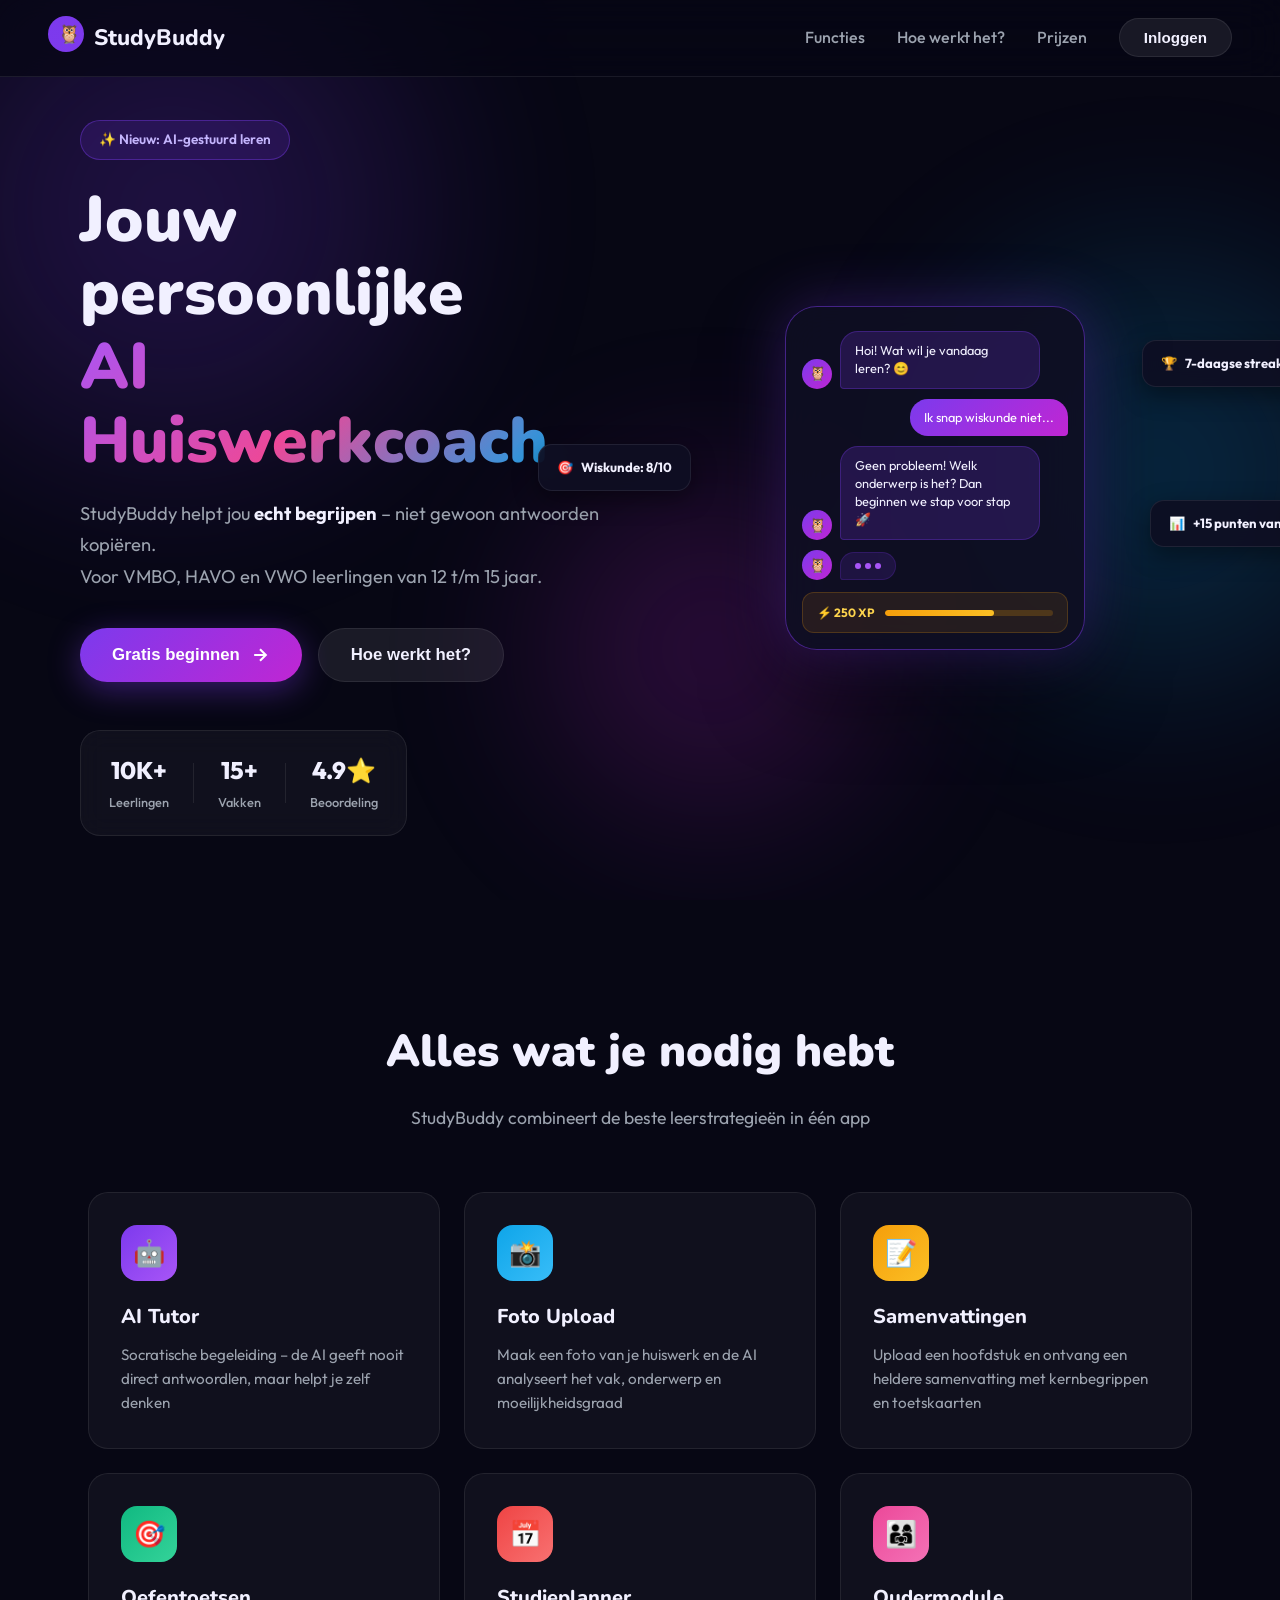
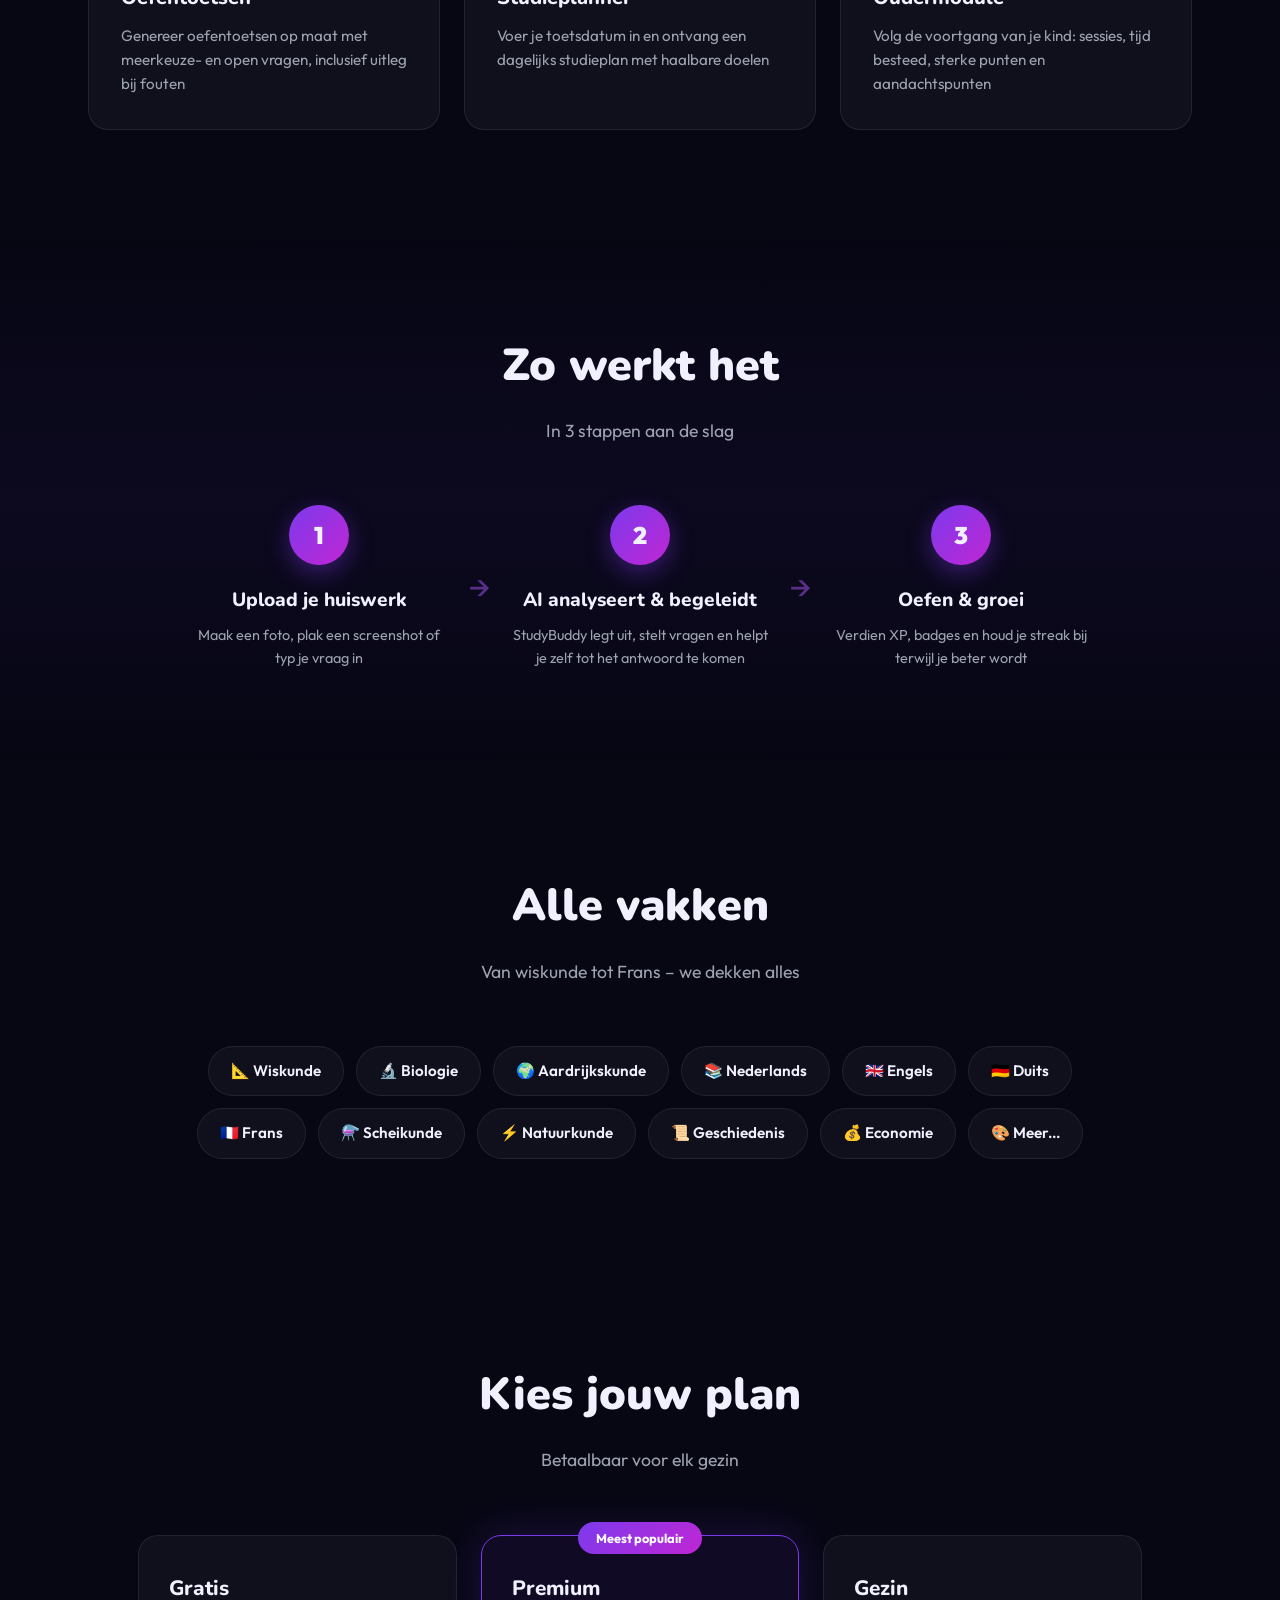
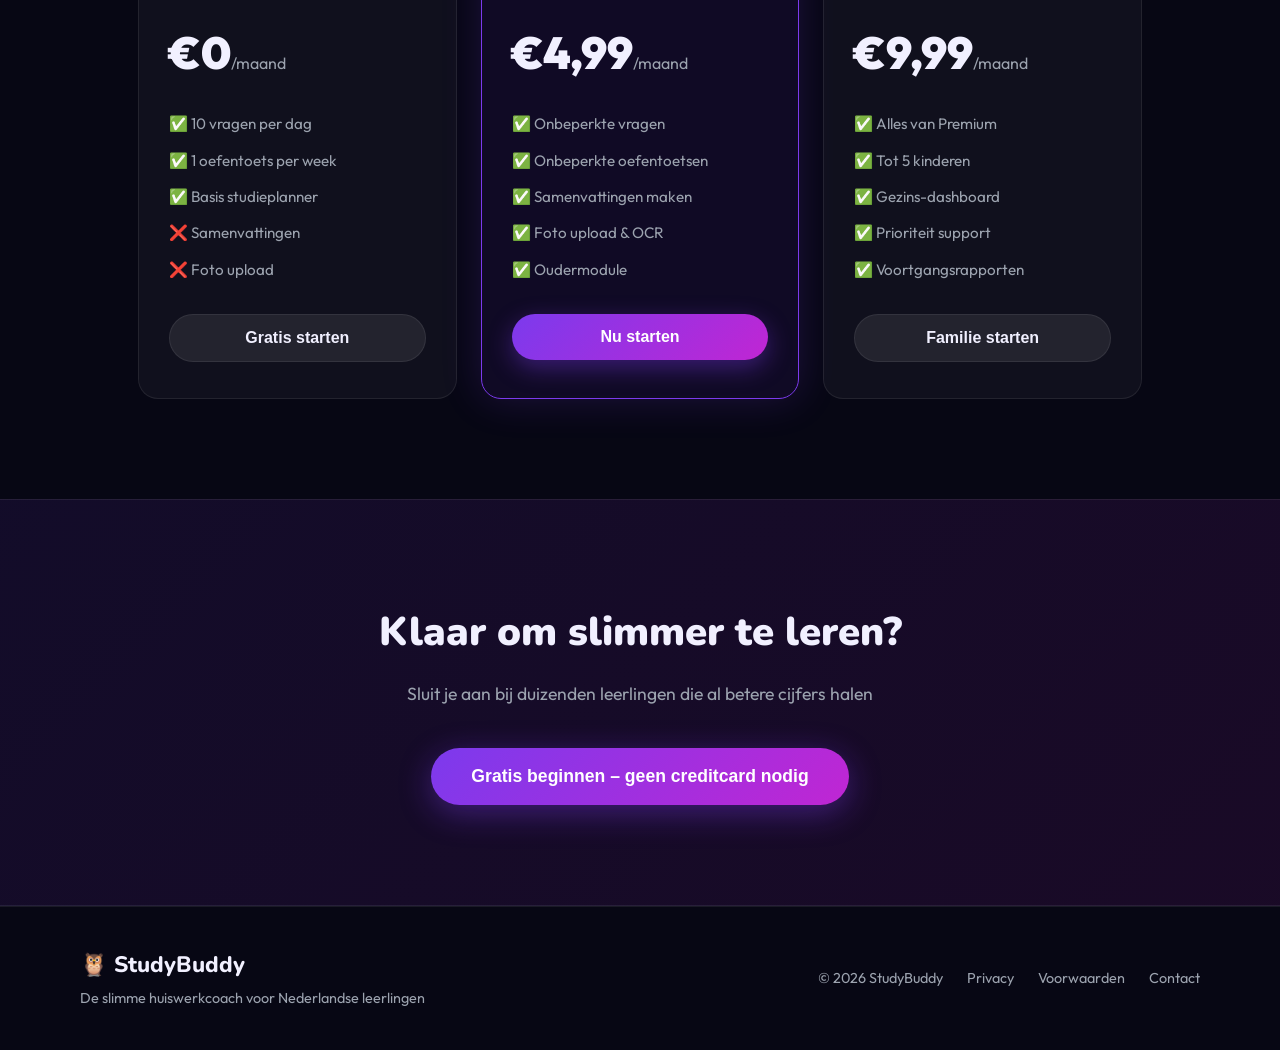
<file: index.html>
<!DOCTYPE html>
<html lang="nl">
<head>
  <meta charset="UTF-8">
  <meta name="viewport" content="width=device-width, initial-scale=1.0">
  <title>StudyBuddy – Jouw AI Huiswerkcoach</title>
  <meta name="description" content="StudyBuddy is jouw persoonlijke AI huiswerkcoach voor VMBO, HAVO en VWO leerlingen van 12 tot 15 jaar. Begeleiding, uitleg en oefenen zonder direct antwoorden te geven.">
  <link rel="preconnect" href="https://fonts.googleapis.com">
  <link href="https://fonts.googleapis.com/css2?family=Nunito:wght@400;600;700;800;900&family=Outfit:wght@400;500;600;700&display=swap" rel="stylesheet">
  <link rel="stylesheet" href="styles/landing.css">
</head>
<body>
  <!-- Animated background blobs -->
  <div class="bg-blobs">
    <div class="blob blob-1"></div>
    <div class="blob blob-2"></div>
    <div class="blob blob-3"></div>
  </div>

  <nav class="navbar">
    <div class="nav-brand">
      <div class="nav-logo">
        <svg width="36" height="36" viewBox="0 0 36 36" fill="none">
          <circle cx="18" cy="18" r="18" fill="url(#grad1)"/>
          <defs>
            <linearGradient id="grad1" x1="0" y1="0" x2="36" y2="36">
              <stop offset="0%" stop-color="#7C3AED"/>
              <stop offset="100%" stop-color="#C026D3"/>
            </linearGradient>
          </defs>
          <text x="10" y="24" font-size="18" fill="white">🦉</text>
        </svg>
      </div>
      <span class="brand-name">StudyBuddy</span>
    </div>
    <div class="nav-links">
      <a href="#features" class="nav-link">Functies</a>
      <a href="#how-it-works" class="nav-link">Hoe werkt het?</a>
      <a href="#pricing" class="nav-link">Prijzen</a>
      <button class="btn-login" onclick="window.location.href='app.html'">Inloggen</button>
    </div>
  </nav>

  <main>
    <!-- Hero Section -->
    <section class="hero">
      <div class="hero-content">
        <div class="hero-badge">
          <span>✨ Nieuw: AI-gestuurd leren</span>
        </div>
        <h1 class="hero-title">
          Jouw persoonlijke<br>
          <span class="gradient-text">AI Huiswerkcoach</span>
        </h1>
        <p class="hero-subtitle">
          StudyBuddy helpt jou <strong>echt begrijpen</strong> – niet gewoon antwoorden kopiëren.<br>
          Voor VMBO, HAVO en VWO leerlingen van 12 t/m 15 jaar.
        </p>
        <div class="hero-cta">
          <button class="btn-primary" onclick="window.location.href='app.html'">
            <span>Gratis beginnen</span>
            <svg width="20" height="20" viewBox="0 0 24 24" fill="none" stroke="currentColor" stroke-width="2.5">
              <path d="M5 12h14M12 5l7 7-7 7"/>
            </svg>
          </button>
          <button class="btn-secondary" onclick="document.getElementById('how-it-works').scrollIntoView({behavior:'smooth'})">
            Hoe werkt het?
          </button>
        </div>
        <div class="hero-stats">
          <div class="stat">
            <span class="stat-num">10K+</span>
            <span class="stat-label">Leerlingen</span>
          </div>
          <div class="stat-divider"></div>
          <div class="stat">
            <span class="stat-num">15+</span>
            <span class="stat-label">Vakken</span>
          </div>
          <div class="stat-divider"></div>
          <div class="stat">
            <span class="stat-num">4.9⭐</span>
            <span class="stat-label">Beoordeling</span>
          </div>
        </div>
      </div>
      <div class="hero-visual">
        <div class="phone-mockup">
          <div class="phone-screen">
            <div class="chat-demo">
              <div class="chat-msg ai">
                <div class="ai-avatar">🦉</div>
                <div class="msg-bubble">Hoi! Wat wil je vandaag leren? 😊</div>
              </div>
              <div class="chat-msg user">
                <div class="msg-bubble">Ik snap wiskunde niet...</div>
              </div>
              <div class="chat-msg ai">
                <div class="ai-avatar">🦉</div>
                <div class="msg-bubble">Geen probleem! Welk onderwerp is het? Dan beginnen we stap voor stap 🚀</div>
              </div>
              <div class="typing-indicator">
                <div class="ai-avatar">🦉</div>
                <div class="typing-dots"><span></span><span></span><span></span></div>
              </div>
            </div>
            <div class="phone-xp-bar">
              <span>⚡ 250 XP</span>
              <div class="xp-progress"><div class="xp-fill" style="width:65%"></div></div>
            </div>
          </div>
        </div>
        <div class="floating-card card-1">
          <span>🏆</span> 7-daagse streak!
        </div>
        <div class="floating-card card-2">
          <span>📊</span> +15 punten vandaag
        </div>
        <div class="floating-card card-3">
          <span>🎯</span> Wiskunde: 8/10
        </div>
      </div>
    </section>

    <!-- Features Section -->
    <section class="features" id="features">
      <div class="section-header">
        <h2>Alles wat je nodig hebt</h2>
        <p>StudyBuddy combineert de beste leerstrategieën in één app</p>
      </div>
      <div class="features-grid">
        <div class="feature-card">
          <div class="feature-icon" style="background: linear-gradient(135deg, #7C3AED, #A855F7)">🤖</div>
          <h3>AI Tutor</h3>
          <p>Socratische begeleiding – de AI geeft nooit direct antwoordlen, maar helpt je zelf denken</p>
        </div>
        <div class="feature-card">
          <div class="feature-icon" style="background: linear-gradient(135deg, #0EA5E9, #38BDF8)">📸</div>
          <h3>Foto Upload</h3>
          <p>Maak een foto van je huiswerk en de AI analyseert het vak, onderwerp en moeilijkheidsgraad</p>
        </div>
        <div class="feature-card">
          <div class="feature-icon" style="background: linear-gradient(135deg, #F59E0B, #FBBF24)">📝</div>
          <h3>Samenvattingen</h3>
          <p>Upload een hoofdstuk en ontvang een heldere samenvatting met kernbegrippen en toetskaarten</p>
        </div>
        <div class="feature-card">
          <div class="feature-icon" style="background: linear-gradient(135deg, #10B981, #34D399)">🎯</div>
          <h3>Oefentoetsen</h3>
          <p>Genereer oefentoetsen op maat met meerkeuze- en open vragen, inclusief uitleg bij fouten</p>
        </div>
        <div class="feature-card">
          <div class="feature-icon" style="background: linear-gradient(135deg, #EF4444, #F87171)">📅</div>
          <h3>Studieplanner</h3>
          <p>Voer je toetsdatum in en ontvang een dagelijks studieplan met haalbare doelen</p>
        </div>
        <div class="feature-card">
          <div class="feature-icon" style="background: linear-gradient(135deg, #EC4899, #F472B6)">👨‍👩‍👧</div>
          <h3>Oudermodule</h3>
          <p>Volg de voortgang van je kind: sessies, tijd besteed, sterke punten en aandachtspunten</p>
        </div>
      </div>
    </section>

    <!-- How it works -->
    <section class="how-it-works" id="how-it-works">
      <div class="section-header">
        <h2>Zo werkt het</h2>
        <p>In 3 stappen aan de slag</p>
      </div>
      <div class="steps">
        <div class="step">
          <div class="step-num">1</div>
          <div class="step-content">
            <h3>Upload je huiswerk</h3>
            <p>Maak een foto, plak een screenshot of typ je vraag in</p>
          </div>
        </div>
        <div class="step-arrow">→</div>
        <div class="step">
          <div class="step-num">2</div>
          <div class="step-content">
            <h3>AI analyseert & begeleidt</h3>
            <p>StudyBuddy legt uit, stelt vragen en helpt je zelf tot het antwoord te komen</p>
          </div>
        </div>
        <div class="step-arrow">→</div>
        <div class="step">
          <div class="step-num">3</div>
          <div class="step-content">
            <h3>Oefen & groei</h3>
            <p>Verdien XP, badges en houd je streak bij terwijl je beter wordt</p>
          </div>
        </div>
      </div>
    </section>

    <!-- Subjects -->
    <section class="subjects">
      <div class="section-header">
        <h2>Alle vakken</h2>
        <p>Van wiskunde tot Frans – we dekken alles</p>
      </div>
      <div class="subjects-grid">
        <div class="subject-chip">📐 Wiskunde</div>
        <div class="subject-chip">🔬 Biologie</div>
        <div class="subject-chip">🌍 Aardrijkskunde</div>
        <div class="subject-chip">📚 Nederlands</div>
        <div class="subject-chip">🇬🇧 Engels</div>
        <div class="subject-chip">🇩🇪 Duits</div>
        <div class="subject-chip">🇫🇷 Frans</div>
        <div class="subject-chip">⚗️ Scheikunde</div>
        <div class="subject-chip">⚡ Natuurkunde</div>
        <div class="subject-chip">📜 Geschiedenis</div>
        <div class="subject-chip">💰 Economie</div>
        <div class="subject-chip">🎨 Meer...</div>
      </div>
    </section>

    <!-- Pricing -->
    <section class="pricing" id="pricing">
      <div class="section-header">
        <h2>Kies jouw plan</h2>
        <p>Betaalbaar voor elk gezin</p>
      </div>
      <div class="pricing-grid">
        <div class="pricing-card">
          <div class="plan-name">Gratis</div>
          <div class="plan-price">€0<span>/maand</span></div>
          <ul class="plan-features">
            <li>✅ 10 vragen per dag</li>
            <li>✅ 1 oefentoets per week</li>
            <li>✅ Basis studieplanner</li>
            <li>❌ Samenvattingen</li>
            <li>❌ Foto upload</li>
          </ul>
          <button class="btn-plan" onclick="window.location.href='app.html'">Gratis starten</button>
        </div>
        <div class="pricing-card featured">
          <div class="plan-badge">Meest populair</div>
          <div class="plan-name">Premium</div>
          <div class="plan-price">€4,99<span>/maand</span></div>
          <ul class="plan-features">
            <li>✅ Onbeperkte vragen</li>
            <li>✅ Onbeperkte oefentoetsen</li>
            <li>✅ Samenvattingen maken</li>
            <li>✅ Foto upload & OCR</li>
            <li>✅ Oudermodule</li>
          </ul>
          <button class="btn-plan primary" onclick="window.location.href='app.html'">Nu starten</button>
        </div>
        <div class="pricing-card">
          <div class="plan-name">Gezin</div>
          <div class="plan-price">€9,99<span>/maand</span></div>
          <ul class="plan-features">
            <li>✅ Alles van Premium</li>
            <li>✅ Tot 5 kinderen</li>
            <li>✅ Gezins-dashboard</li>
            <li>✅ Prioriteit support</li>
            <li>✅ Voortgangsrapporten</li>
          </ul>
          <button class="btn-plan" onclick="window.location.href='app.html'">Familie starten</button>
        </div>
      </div>
    </section>

    <!-- CTA -->
    <section class="cta-section">
      <div class="cta-content">
        <h2>Klaar om slimmer te leren?</h2>
        <p>Sluit je aan bij duizenden leerlingen die al betere cijfers halen</p>
        <button class="btn-primary large" onclick="window.location.href='app.html'">
          Gratis beginnen – geen creditcard nodig
        </button>
      </div>
    </section>
  </main>

  <footer class="footer">
    <div class="footer-content">
      <div class="footer-brand">
        <span class="brand-name">🦉 StudyBuddy</span>
        <p>De slimme huiswerkcoach voor Nederlandse leerlingen</p>
      </div>
      <div class="footer-links">
        <span>© 2026 StudyBuddy</span>
        <a href="#">Privacy</a>
        <a href="#">Voorwaarden</a>
        <a href="#">Contact</a>
      </div>
    </div>
  </footer>

  <script>
    // Smooth scroll for nav links
    document.querySelectorAll('a[href^="#"]').forEach(anchor => {
      anchor.addEventListener('click', function (e) {
        e.preventDefault();
        document.querySelector(this.getAttribute('href')).scrollIntoView({ behavior: 'smooth' });
      });
    });

    // Animate stats on scroll
    const observer = new IntersectionObserver((entries) => {
      entries.forEach(entry => {
        if (entry.isIntersecting) {
          entry.target.classList.add('visible');
        }
      });
    }, { threshold: 0.1 });

    document.querySelectorAll('.feature-card, .step, .pricing-card, .subject-chip').forEach(el => {
      observer.observe(el);
    });
  </script>
</body>
</html>
</file>
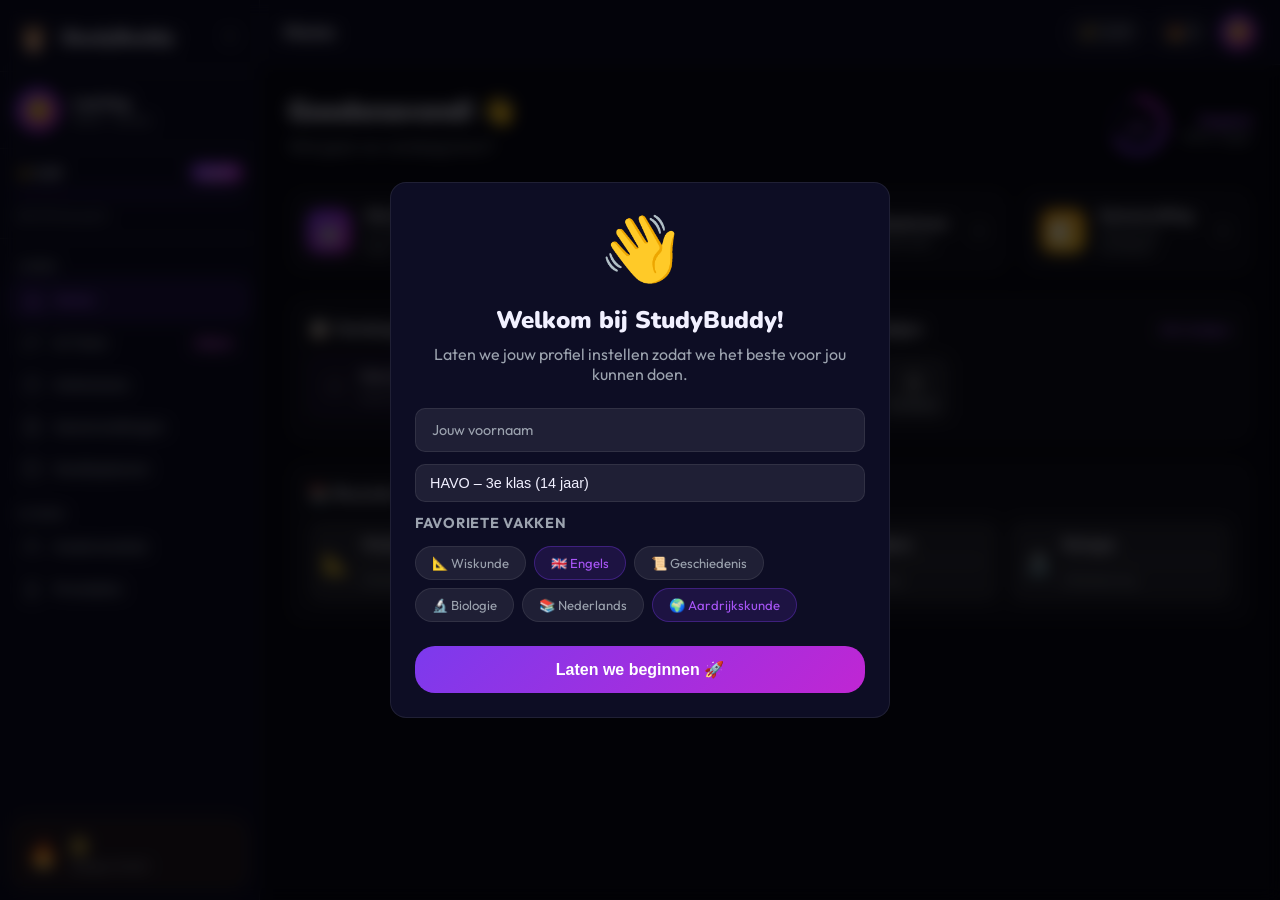
<file: app.html>
<!DOCTYPE html>
<html lang="nl">

<head>
    <meta charset="UTF-8">
    <meta name="viewport" content="width=device-width, initial-scale=1.0">
    <title>StudyBuddy – Dashboard</title>
    <meta name="description" content="StudyBuddy AI Huiswerkcoach – jouw persoonlijke leercoach voor VMBO, HAVO en VWO">
    <link rel="preconnect" href="https://fonts.googleapis.com">
    <link
        href="https://fonts.googleapis.com/css2?family=Nunito:wght@400;600;700;800;900&family=Outfit:wght@400;500;600;700&display=swap"
        rel="stylesheet">
    <link rel="stylesheet" href="styles/app.css">
</head>

<body>

    <!-- =============== SIDEBAR =============== -->
    <aside class="sidebar" id="sidebar">
        <div class="sidebar-header">
            <div class="sidebar-logo">
                <div class="logo-icon">🦉</div>
                <span class="logo-text">StudyBuddy</span>
            </div>
            <button class="sidebar-toggle" id="sidebarToggle" onclick="toggleSidebar()">
                <svg width="18" height="18" viewBox="0 0 24 24" fill="none" stroke="currentColor" stroke-width="2.5">
                    <path d="M15 18l-6-6 6-6" />
                </svg>
            </button>
        </div>

        <div class="user-profile">
            <div class="avatar">
                <span>😊</span>
            </div>
            <div class="user-info">
                <span class="user-name" id="userName">Leerling</span>
                <span class="user-level" id="userLevel">HAVO • 2e klas</span>
            </div>
        </div>

        <div class="xp-section">
            <div class="xp-label">
                <span>⚡ <span id="xpPoints">750</span> XP</span>
                <span class="level-badge">Level 5</span>
            </div>
            <div class="xp-bar">
                <div class="xp-fill" id="xpBar" style="width:75%"></div>
            </div>
            <span class="xp-next">225 XP tot Level 6</span>
        </div>

        <nav class="sidebar-nav">
            <div class="nav-section-label">Leren</div>
            <button class="nav-item active" id="nav-home" onclick="showScreen('home')">
                <svg width="20" height="20" viewBox="0 0 24 24" fill="none" stroke="currentColor" stroke-width="2">
                    <path d="M3 9l9-7 9 7v11a2 2 0 01-2 2H5a2 2 0 01-2-2z" />
                    <polyline points="9,22 9,12 15,12 15,22" />
                </svg>
                <span>Home</span>
            </button>
            <button class="nav-item" id="nav-chat" onclick="showScreen('chat')">
                <svg width="20" height="20" viewBox="0 0 24 24" fill="none" stroke="currentColor" stroke-width="2">
                    <path d="M21 15a2 2 0 01-2 2H7l-4 4V5a2 2 0 012-2h14a2 2 0 012 2z" />
                </svg>
                <span>AI Tutor</span>
                <span class="nav-badge new">Nieuw</span>
            </button>
            <button class="nav-item" id="nav-quiz" onclick="showScreen('quiz')">
                <svg width="20" height="20" viewBox="0 0 24 24" fill="none" stroke="currentColor" stroke-width="2">
                    <circle cx="12" cy="12" r="10" />
                    <path d="M9.09 9a3 3 0 015.83 1c0 2-3 3-3 3M12 17h.01" />
                </svg>
                <span>Oefentoets</span>
            </button>
            <button class="nav-item" id="nav-summary" onclick="showScreen('summary')">
                <svg width="20" height="20" viewBox="0 0 24 24" fill="none" stroke="currentColor" stroke-width="2">
                    <path d="M14 2H6a2 2 0 00-2 2v16a2 2 0 002 2h12a2 2 0 002-2V8z" />
                    <polyline points="14,2 14,8 20,8" />
                    <line x1="16" y1="13" x2="8" y2="13" />
                    <line x1="16" y1="17" x2="8" y2="17" />
                    <polyline points="10,9 9,9 8,9" />
                </svg>
                <span>Samenvattingen</span>
            </button>
            <button class="nav-item" id="nav-planner" onclick="showScreen('planner')">
                <svg width="20" height="20" viewBox="0 0 24 24" fill="none" stroke="currentColor" stroke-width="2">
                    <rect x="3" y="4" width="18" height="18" rx="2" ry="2" />
                    <line x1="16" y1="2" x2="16" y2="6" />
                    <line x1="8" y1="2" x2="8" y2="6" />
                    <line x1="3" y1="10" x2="21" y2="10" />
                </svg>
                <span>Studieplanner</span>
            </button>

            <div class="nav-section-label" style="margin-top:8px">Overig</div>
            <button class="nav-item" id="nav-parent" onclick="showScreen('parent')">
                <svg width="20" height="20" viewBox="0 0 24 24" fill="none" stroke="currentColor" stroke-width="2">
                    <path d="M17 21v-2a4 4 0 00-4-4H5a4 4 0 00-4 4v2" />
                    <circle cx="9" cy="7" r="4" />
                    <path d="M23 21v-2a4 4 0 00-3-3.87M16 3.13a4 4 0 010 7.75" />
                </svg>
                <span>Oudermodule</span>
            </button>
            <button class="nav-item" id="nav-badges" onclick="showScreen('badges')">
                <svg width="20" height="20" viewBox="0 0 24 24" fill="none" stroke="currentColor" stroke-width="2">
                    <circle cx="12" cy="8" r="6" />
                    <path d="M15.477 12.89L17 22l-5-3-5 3 1.523-9.11" />
                </svg>
                <span>Prestaties</span>
            </button>
        </nav>

        <div class="streak-widget">
            <div class="streak-fire">🔥</div>
            <div>
                <div class="streak-num" id="streakDays">7</div>
                <div class="streak-label">daagse streak!</div>
            </div>
        </div>
    </aside>

    <!-- =============== MAIN CONTENT =============== -->
    <main class="main-content" id="mainContent">

        <!-- ===== TOPBAR ===== -->
        <div class="topbar">
            <button class="mobile-menu-btn" onclick="toggleSidebar()">
                <svg width="22" height="22" viewBox="0 0 24 24" fill="none" stroke="currentColor" stroke-width="2.5">
                    <line x1="3" y1="6" x2="21" y2="6" />
                    <line x1="3" y1="12" x2="21" y2="12" />
                    <line x1="3" y1="18" x2="21" y2="18" />
                </svg>
            </button>
            <div class="topbar-title" id="topbarTitle">Home</div>
            <div class="topbar-actions">
                <div class="topbar-xp">⚡ <span id="topXP">750</span> XP</div>
                <div class="topbar-streak">🔥 <span id="topStreak">7</span></div>
                <button class="topbar-avatar" onclick="showOnboarding()">😊</button>
            </div>
        </div>

        <!-- ===== HOME SCREEN ===== -->
        <div class="screen active" id="screen-home">
            <div class="home-header">
                <div>
                    <h1 class="greeting" id="greeting">Goedemorgen! 👋</h1>
                    <p class="greeting-sub">Wat gaan we vandaag leren?</p>
                </div>
                <div class="today-goal">
                    <div class="goal-ring">
                        <svg width="64" height="64" viewBox="0 0 64 64">
                            <circle cx="32" cy="32" r="26" fill="none" stroke="rgba(124,58,237,0.15)"
                                stroke-width="6" />
                            <circle cx="32" cy="32" r="26" fill="none" stroke="url(#goalGrad)" stroke-width="6"
                                stroke-dasharray="163" stroke-dashoffset="57" stroke-linecap="round"
                                transform="rotate(-90 32 32)" />
                            <defs>
                                <linearGradient id="goalGrad" x1="0" y1="0" x2="1" y2="0">
                                    <stop offset="0%" stop-color="#7C3AED" />
                                    <stop offset="100%" stop-color="#C026D3" />
                                </linearGradient>
                            </defs>
                        </svg>
                        <div class="goal-text">65%</div>
                    </div>
                    <div style="text-align:right">
                        <div style="font-size:0.85rem;font-weight:700;color:#A855F7">Dagdoel</div>
                        <div style="font-size:0.75rem;color:var(--text-muted)">13/20 vragen</div>
                    </div>
                </div>
            </div>

            <!-- Quick Actions -->
            <div class="quick-actions">
                <div class="quick-action-card" onclick="showScreen('chat')">
                    <div class="qa-icon" style="background:linear-gradient(135deg,#7C3AED,#C026D3)">🤖</div>
                    <div class="qa-info">
                        <h3>Stel een vraag</h3>
                        <p>AI Tutor staat klaar</p>
                    </div>
                    <svg width="20" height="20" viewBox="0 0 24 24" fill="none" stroke="currentColor"
                        stroke-width="2.5">
                        <path d="M9 18l6-6-6-6" />
                    </svg>
                </div>
                <div class="quick-action-card" onclick="showScreen('quiz')">
                    <div class="qa-icon" style="background:linear-gradient(135deg,#0EA5E9,#38BDF8)">🎯</div>
                    <div class="qa-info">
                        <h3>Oefentoets</h3>
                        <p>Test je kennis</p>
                    </div>
                    <svg width="20" height="20" viewBox="0 0 24 24" fill="none" stroke="currentColor"
                        stroke-width="2.5">
                        <path d="M9 18l6-6-6-6" />
                    </svg>
                </div>
                <div class="quick-action-card" onclick="showScreen('planner')">
                    <div class="qa-icon" style="background:linear-gradient(135deg,#10B981,#34D399)">📅</div>
                    <div class="qa-info">
                        <h3>Studieplanner</h3>
                        <p>Maak een plan</p>
                    </div>
                    <svg width="20" height="20" viewBox="0 0 24 24" fill="none" stroke="currentColor"
                        stroke-width="2.5">
                        <path d="M9 18l6-6-6-6" />
                    </svg>
                </div>
                <div class="quick-action-card" onclick="showScreen('summary')">
                    <div class="qa-icon" style="background:linear-gradient(135deg,#F59E0B,#FBBF24)">📝</div>
                    <div class="qa-info">
                        <h3>Samenvatting</h3>
                        <p>Upload een hoofdstuk</p>
                    </div>
                    <svg width="20" height="20" viewBox="0 0 24 24" fill="none" stroke="currentColor"
                        stroke-width="2.5">
                        <path d="M9 18l6-6-6-6" />
                    </svg>
                </div>
            </div>

            <!-- Today's Plan -->
            <div class="home-sections-grid">
                <div class="home-card">
                    <div class="card-header">
                        <h2>📋 Vandaag leren</h2>
                        <button class="card-btn" onclick="showScreen('planner')">Aanpassen</button>
                    </div>
                    <div class="today-tasks" id="todayTasks">
                        <div class="task-item">
                            <div class="task-check done">✓</div>
                            <div class="task-info">
                                <span class="task-name">Wiskunde: Vergelijkingen</span>
                                <span class="task-time">20 min</span>
                            </div>
                            <span class="task-status done">Klaar!</span>
                        </div>
                        <div class="task-item active">
                            <div class="task-check current">▶</div>
                            <div class="task-info">
                                <span class="task-name">Geschiedenis H4: WO2</span>
                                <span class="task-time">30 min</span>
                            </div>
                            <button class="task-start" onclick="startTask('history')">Start →</button>
                        </div>
                        <div class="task-item">
                            <div class="task-check todo">○</div>
                            <div class="task-info">
                                <span class="task-name">Engels: Woordjes uit H7</span>
                                <span class="task-time">15 min</span>
                            </div>
                            <span class="task-status todo">Gepland</span>
                        </div>
                    </div>
                </div>

                <div class="home-card">
                    <div class="card-header">
                        <h2>🏆 Jouw badges</h2>
                        <button class="card-btn" onclick="showScreen('badges')">Alle badges</button>
                    </div>
                    <div class="badges-preview">
                        <div class="badge-item earned" title="7 dagen geleerd">
                            <div class="badge-icon">🔥</div>
                            <span>Doorzetterr</span>
                        </div>
                        <div class="badge-item earned" title="10 oefentoetsen">
                            <div class="badge-icon">🎯</div>
                            <span>Toetsmeester</span>
                        </div>
                        <div class="badge-item earned" title="Wiskunde expert">
                            <div class="badge-icon">📐</div>
                            <span>Wiskundig</span>
                        </div>
                        <div class="badge-item" title="100 vragen opgelost (53/100)">
                            <div class="badge-icon locked">🔒</div>
                            <span>Vraagkraker</span>
                        </div>
                        <div class="badge-item" title="Perfecte week">
                            <div class="badge-icon locked">🔒</div>
                            <span>Perfecte week</span>
                        </div>
                    </div>
                </div>
            </div>

            <!-- Recent Subjects -->
            <div class="home-card" style="margin-top:0">
                <div class="card-header">
                    <h2>📚 Recente vakken</h2>
                </div>
                <div class="subjects-row">
                    <div class="subject-progress-card" onclick="startSubject('wiskunde')">
                        <div class="sp-icon">📐</div>
                        <div class="sp-info">
                            <span class="sp-name">Wiskunde</span>
                            <div class="sp-bar">
                                <div class="sp-fill"
                                    style="width:78%;background:linear-gradient(90deg,#7C3AED,#A855F7)"></div>
                            </div>
                            <span class="sp-score">78% beheersing</span>
                        </div>
                    </div>
                    <div class="subject-progress-card" onclick="startSubject('engels')">
                        <div class="sp-icon">🇬🇧</div>
                        <div class="sp-info">
                            <span class="sp-name">Engels</span>
                            <div class="sp-bar">
                                <div class="sp-fill"
                                    style="width:85%;background:linear-gradient(90deg,#0EA5E9,#38BDF8)"></div>
                            </div>
                            <span class="sp-score">85% beheersing</span>
                        </div>
                    </div>
                    <div class="subject-progress-card" onclick="startSubject('geschiedenis')">
                        <div class="sp-icon">📜</div>
                        <div class="sp-info">
                            <span class="sp-name">Geschiedenis</span>
                            <div class="sp-bar">
                                <div class="sp-fill"
                                    style="width:62%;background:linear-gradient(90deg,#F59E0B,#FBBF24)"></div>
                            </div>
                            <span class="sp-score">62% beheersing</span>
                        </div>
                    </div>
                    <div class="subject-progress-card" onclick="startSubject('biologie')">
                        <div class="sp-icon">🔬</div>
                        <div class="sp-info">
                            <span class="sp-name">Biologie</span>
                            <div class="sp-bar">
                                <div class="sp-fill"
                                    style="width:45%;background:linear-gradient(90deg,#10B981,#34D399)"></div>
                            </div>
                            <span class="sp-score">45% beheersing</span>
                        </div>
                    </div>
                </div>
            </div>
        </div>

        <!-- ===== CHAT SCREEN ===== -->
        <div class="screen" id="screen-chat">
            <div class="chat-layout">
                <!-- Chat sidebar subject picker -->
                <div class="chat-sidebar">
                    <h3 class="chat-sidebar-title">Vak kiezen</h3>
                    <div class="subject-list" id="subjectList">
                        <button class="subject-btn active" onclick="selectSubject('Wiskunde', this)">📐
                            Wiskunde</button>
                        <button class="subject-btn" onclick="selectSubject('Nederlands', this)">📚 Nederlands</button>
                        <button class="subject-btn" onclick="selectSubject('Engels', this)">🇬🇧 Engels</button>
                        <button class="subject-btn" onclick="selectSubject('Geschiedenis', this)">📜
                            Geschiedenis</button>
                        <button class="subject-btn" onclick="selectSubject('Biologie', this)">🔬 Biologie</button>
                        <button class="subject-btn" onclick="selectSubject('Scheikunde', this)">⚗️ Scheikunde</button>
                        <button class="subject-btn" onclick="selectSubject('Aardrijkskunde', this)">🌍
                            Aardrijkskunde</button>
                        <button class="subject-btn" onclick="selectSubject('Duits', this)">🇩🇪 Duits</button>
                        <button class="subject-btn" onclick="selectSubject('Frans', this)">🇫🇷 Frans</button>
                        <button class="subject-btn" onclick="selectSubject('Economie', this)">💰 Economie</button>
                        <button class="subject-btn" onclick="selectSubject('Natuurkunde', this)">⚡ Natuurkunde</button>
                    </div>

                    <div class="chat-mode-picker">
                        <h3 class="chat-sidebar-title">Modus</h3>
                        <button class="mode-btn active" id="mode-tutor" onclick="selectMode('tutor')">
                            <span>🎓</span> Uitleg
                        </button>
                        <button class="mode-btn" id="mode-quiz" onclick="selectMode('quiz-chat')">
                            <span>🎯</span> Overhoren
                        </button>
                        <button class="mode-btn" id="mode-motivate" onclick="selectMode('motivate')">
                            <span>💪</span> Motivatie
                        </button>
                    </div>

                    <button class="new-chat-btn" onclick="newChat()">
                        <svg width="16" height="16" viewBox="0 0 24 24" fill="none" stroke="currentColor"
                            stroke-width="2.5">
                            <line x1="12" y1="5" x2="12" y2="19" />
                            <line x1="5" y1="12" x2="19" y2="12" />
                        </svg>
                        Nieuw gesprek
                    </button>
                </div>

                <!-- Chat main area -->
                <div class="chat-main">
                    <div class="chat-header-bar">
                        <div class="chat-subject-badge" id="chatSubjectBadge">📐 Wiskunde</div>
                        <div class="chat-mode-badge" id="chatModeBadge">🎓 Uitleg modus</div>
                    </div>

                    <div class="messages-container" id="messagesContainer">
                        <div class="msg-group ai-group">
                            <div class="msg-avatar">🦉</div>
                            <div class="messages">
                                <div class="message ai-msg" id="welcomeMsg">
                                    Hoi! Ik ben je StudyBuddy voor <strong>Wiskunde</strong>! 🎉<br><br>
                                    Wat wil je vandaag leren of oefenen? Je kunt ook een foto van je huiswerk uploaden,
                                    dan analyseer ik het voor jou!
                                </div>
                                <div class="msg-suggestions">
                                    <button class="suggestion"
                                        onclick="sendSuggestion('Ik snap vergelijkingen niet')">Vergelijkingen
                                        uitleggen</button>
                                    <button class="suggestion"
                                        onclick="sendSuggestion('Overhoor mij over wiskunde')">Overhoor mij</button>
                                    <button class="suggestion"
                                        onclick="sendSuggestion('Geef mij een moeilijke opgave')">Geef een
                                        opgave</button>
                                </div>
                            </div>
                        </div>
                    </div>

                    <!-- Upload area -->
                    <div class="upload-bar" id="uploadBar" onclick="openUpload()">
                        <svg width="18" height="18" viewBox="0 0 24 24" fill="none" stroke="currentColor"
                            stroke-width="2">
                            <rect x="3" y="3" width="18" height="18" rx="2" />
                            <circle cx="8.5" cy="8.5" r="1.5" />
                            <path d="M21 15l-5-5L5 21" />
                        </svg>
                        Foto of screenshot van huiswerk uploaden
                    </div>

                    <div class="chat-input-container">
                        <div class="chat-input-wrapper">
                            <button class="input-action-btn" onclick="openUpload()" title="Afbeelding uploaden">
                                <svg width="20" height="20" viewBox="0 0 24 24" fill="none" stroke="currentColor"
                                    stroke-width="2">
                                    <rect x="3" y="3" width="18" height="18" rx="2" />
                                    <circle cx="8.5" cy="8.5" r="1.5" />
                                    <path d="M21 15l-5-5L5 21" />
                                </svg>
                            </button>
                            <textarea id="chatInput" class="chat-input" placeholder="Stel een vraag over je huiswerk..."
                                rows="1" onkeydown="handleChatKey(event)" oninput="autoResize(this)"></textarea>
                            <button class="send-btn" id="sendBtn" onclick="sendMessage()">
                                <svg width="20" height="20" viewBox="0 0 24 24" fill="none" stroke="currentColor"
                                    stroke-width="2.5">
                                    <path d="M22 2L11 13M22 2l-7 20-4-9-9-4 20-7z" />
                                </svg>
                            </button>
                        </div>
                        <p class="chat-disclaimer">StudyBuddy geeft nooit direct antwoorden – we leren samen! 🦉</p>
                    </div>
                </div>
            </div>

            <!-- Hidden upload input -->
            <input type="file" id="fileInput" accept="image/*" style="display:none" onchange="handleFileUpload(event)">

            <!-- Upload preview modal -->
            <div class="modal-overlay" id="uploadModal" style="display:none">
                <div class="modal">
                    <div class="modal-header">
                        <h3>📸 Huiswerk uploaden</h3>
                        <button onclick="closeModal('uploadModal')">✕</button>
                    </div>
                    <div class="upload-area" id="uploadArea" onclick="document.getElementById('fileInput').click()">
                        <div class="upload-icon">📤</div>
                        <p>Klik om een foto te kiezen</p>
                        <p class="upload-sub">of sleep een afbeelding hiernaartoe</p>
                    </div>
                    <div id="uploadPreview" style="display:none">
                        <img id="previewImg" style="max-width:100%;border-radius:12px;margin-bottom:12px">
                        <button class="btn-analyze" onclick="analyzeImage()">🔍 Analyseer huiswerk</button>
                    </div>
                </div>
            </div>
        </div>

        <!-- ===== QUIZ SCREEN ===== -->
        <div class="screen" id="screen-quiz">
            <div class="quiz-container">
                <!-- Quiz Setup -->
                <div class="quiz-setup" id="quizSetup">
                    <h1 class="screen-title">🎯 Oefentoets genereren</h1>
                    <div class="setup-grid">
                        <div class="setup-card">
                            <label class="setup-label">Vak</label>
                            <select class="setup-select" id="quizSubject">
                                <option value="wiskunde">📐 Wiskunde</option>
                                <option value="nederland">📚 Nederlands</option>
                                <option value="engels">🇬🇧 Engels</option>
                                <option value="geschiedenis">📜 Geschiedenis</option>
                                <option value="biologie">🔬 Biologie</option>
                                <option value="scheikunde">⚗️ Scheikunde</option>
                                <option value="aardrijkskunde">🌍 Aardrijkskunde</option>
                            </select>
                        </div>
                        <div class="setup-card">
                            <label class="setup-label">Niveau</label>
                            <div class="level-buttons">
                                <button class="level-btn active" id="lvl-easy" onclick="selectLevel('easy')">🟢
                                    Makkelijk</button>
                                <button class="level-btn" id="lvl-medium" onclick="selectLevel('medium')">🟡
                                    Gemiddeld</button>
                                <button class="level-btn" id="lvl-hard" onclick="selectLevel('hard')">🔴
                                    Moeilijk</button>
                            </div>
                        </div>
                        <div class="setup-card">
                            <label class="setup-label">Aantal vragen</label>
                            <div class="num-buttons">
                                <button class="num-btn active" onclick="selectNum(5,this)">5</button>
                                <button class="num-btn" onclick="selectNum(10,this)">10</button>
                                <button class="num-btn" onclick="selectNum(15,this)">15</button>
                                <button class="num-btn" onclick="selectNum(20,this)">20</button>
                            </div>
                        </div>
                        <div class="setup-card">
                            <label class="setup-label">Vraagtypes</label>
                            <div class="type-checkboxes">
                                <label class="type-check"><input type="checkbox" checked id="typeMulti">
                                    Meerkeuzevragen</label>
                                <label class="type-check"><input type="checkbox" checked id="typeOpen"> Open
                                    vragen</label>
                                <label class="type-check"><input type="checkbox" id="typeFill"> Invuloefeningen</label>
                            </div>
                        </div>
                    </div>
                    <div class="topic-input-wrap">
                        <label class="setup-label">Onderwerp (optioneel)</label>
                        <input type="text" class="topic-input" id="quizTopic"
                            placeholder="Bijv. 'Hoofdstuk 3: Vergelijkingen' of 'WO2 oorzaken'">
                    </div>
                    <button class="btn-start-quiz" onclick="startQuiz()">
                        🚀 Toets starten
                    </button>
                </div>

                <!-- Quiz Active -->
                <div class="quiz-active" id="quizActive" style="display:none">
                    <div class="quiz-progress-header">
                        <span class="quiz-meta" id="quizMeta">Wiskunde • Gemiddeld</span>
                        <div class="quiz-prog-bar">
                            <div class="quiz-prog-fill" id="quizProgFill"></div>
                        </div>
                        <span class="quiz-counter" id="quizCounter">Vraag 1/10</span>
                    </div>
                    <div class="quiz-card" id="quizCard">
                        <div class="quiz-type-badge" id="quizTypeBadge">Meerkeuze</div>
                        <div class="quiz-question" id="quizQuestion"></div>
                        <div class="quiz-options" id="quizOptions"></div>
                        <div class="quiz-open-input" id="quizOpenInput" style="display:none">
                            <textarea class="open-answer-input" id="openAnswerInput"
                                placeholder="Typ jouw antwoord hier..."></textarea>
                            <button class="btn-submit-answer" onclick="submitAnswer()">Controleer →</button>
                        </div>
                        <div class="quiz-feedback" id="quizFeedback" style="display:none"></div>
                    </div>
                    <div class="quiz-actions">
                        <button class="quiz-hint-btn" onclick="showHint()">💡 Hint</button>
                        <button class="quiz-next-btn" id="quizNextBtn" style="display:none"
                            onclick="nextQuestion()">Volgende vraag →</button>
                    </div>
                </div>

                <!-- Quiz Results -->
                <div class="quiz-results" id="quizResults" style="display:none">
                    <div class="results-header">
                        <div class="results-trophy" id="resultsTrophy">🏆</div>
                        <h2 class="results-title" id="resultsTitle">Geweldig gedaan!</h2>
                        <div class="results-score" id="resultsScore">8<span>/10</span></div>
                        <p class="results-sub" id="resultsSub">Uitstekend resultaat! Je begrijpt de stof goed.</p>
                    </div>
                    <div class="results-breakdown" id="resultsBreakdown"></div>
                    <div class="results-actions">
                        <button class="results-btn primary" onclick="startQuiz()">🔄 Nieuwe toets</button>
                        <button class="results-btn" onclick="reviewAnswers()">📋 Bekijk antwoorden</button>
                        <button class="results-btn" onclick="showScreen('chat')">🤖 Vraag uitleg</button>
                    </div>
                </div>
            </div>
        </div>

        <!-- ===== SUMMARY SCREEN ===== -->
        <div class="screen" id="screen-summary">
            <h1 class="screen-title">📝 Samenvattingen</h1>

            <div class="summary-layout">
                <!-- Upload / Create -->
                <div class="summary-creator">
                    <div class="creator-tabs">
                        <button class="creator-tab active" id="tab-upload" onclick="switchSummaryTab('upload')">📸
                            Upload tekst</button>
                        <button class="creator-tab" id="tab-create" onclick="switchSummaryTab('create')">✏️ Maak
                            zelf</button>
                    </div>

                    <div class="tab-content" id="tab-upload-content">
                        <div class="upload-drop-zone" id="summaryDropZone"
                            onclick="document.getElementById('summaryFile').click()">
                            <div class="upload-drop-icon">📄</div>
                            <p>Sleep een foto van je schrift of<br>aantekeningen hiernaartoe</p>
                            <p class="upload-sub">of klik om te bladeren</p>
                        </div>
                        <input type="file" id="summaryFile" style="display:none" accept="image/*,.pdf,.txt"
                            onchange="handleSummaryFile(event)">
                        <div class="summary-info-inputs">
                            <input type="text" class="setup-input" id="sumSubject" placeholder="Vak (bijv. Biologie)">
                            <input type="text" class="setup-input" id="sumChapter" placeholder="Hoofdstuk of onderwerp">
                        </div>
                        <button class="btn-generate-summary" onclick="generateSummary()">✨ Samenvatting
                            genereren</button>
                    </div>

                    <div class="tab-content" id="tab-create-content" style="display:none">
                        <textarea class="summary-text-input" id="summaryText"
                            placeholder="Plak hier je aantekeningen of de tekst die je wilt samenvatten..."></textarea>
                        <div class="summary-info-inputs">
                            <input type="text" class="setup-input" id="sumSubject2" placeholder="Vak">
                            <input type="text" class="setup-input" id="sumChapter2" placeholder="Onderwerp">
                        </div>
                        <button class="btn-generate-summary" onclick="generateSummaryFromText()">✨ Samenvatting
                            genereren</button>
                    </div>
                </div>

                <!-- Saved summaries -->
                <div class="saved-summaries">
                    <h3 class="saved-title">Opgeslagen samenvattingen</h3>
                    <div class="summary-list" id="summaryList">
                        <div class="summary-item" onclick="openSummary(0)">
                            <div class="sum-icon">📐</div>
                            <div class="sum-info">
                                <span class="sum-name">Wiskunde H3: Lineaire Vergelijkingen</span>
                                <span class="sum-meta">Gemaakt: 8 okt • 12 begrippen</span>
                            </div>
                            <button class="sum-action">→</button>
                        </div>
                        <div class="summary-item" onclick="openSummary(1)">
                            <div class="sum-icon">📜</div>
                            <div class="sum-info">
                                <span class="sum-name">Geschiedenis H4: Tweede Wereldoorlog</span>
                                <span class="sum-meta">Gemaakt: 6 okt • 18 begrippen</span>
                            </div>
                            <button class="sum-action">→</button>
                        </div>
                        <div class="summary-item" onclick="openSummary(2)">
                            <div class="sum-icon">🔬</div>
                            <div class="sum-info">
                                <span class="sum-name">Biologie H2: Cellen en Weefsels</span>
                                <span class="sum-meta">Gemaakt: 4 okt • 15 begrippen</span>
                            </div>
                            <button class="sum-action">→</button>
                        </div>
                    </div>
                </div>
            </div>

            <!-- Summary Result Modal -->
            <div class="modal-overlay" id="summaryModal" style="display:none">
                <div class="modal large-modal">
                    <div class="modal-header">
                        <h3>📝 Jouw samenvatting</h3>
                        <button onclick="closeModal('summaryModal')">✕</button>
                    </div>
                    <div class="summary-result" id="summaryResult"></div>
                    <div class="summary-modal-actions">
                        <button class="modal-btn" onclick="generateFlashcards()">🃏 Maak flashcards</button>
                        <button class="modal-btn primary" onclick="practiceFromSummary()">🎯 Oefen nu</button>
                    </div>
                </div>
            </div>
        </div>

        <!-- ===== PLANNER SCREEN ===== -->
        <div class="screen" id="screen-planner">
            <h1 class="screen-title">📅 Studieplanner</h1>

            <div class="planner-layout">
                <!-- Add exam -->
                <div class="add-exam-card">
                    <h3>➕ Toets toevoegen</h3>
                    <div class="exam-form">
                        <div class="form-row">
                            <div class="form-group">
                                <label>Vak</label>
                                <select class="setup-select" id="examSubject">
                                    <option value="wiskunde">📐 Wiskunde</option>
                                    <option value="nederlands">📚 Nederlands</option>
                                    <option value="engels">🇬🇧 Engels</option>
                                    <option value="geschiedenis">📜 Geschiedenis</option>
                                    <option value="biologie">🔬 Biologie</option>
                                    <option value="scheikunde">⚗️ Scheikunde</option>
                                    <option value="aardrijkskunde">🌍 Aardrijkskunde</option>
                                </select>
                            </div>
                            <div class="form-group">
                                <label>Toetsdatum</label>
                                <input type="date" class="setup-select" id="examDate">
                            </div>
                        </div>
                        <div class="form-group">
                            <label>Hoofdstukken / onderwerpen</label>
                            <input type="text" class="setup-input" id="examChapters" placeholder="Bijv. H3, H4, H5">
                        </div>
                        <div class="form-group">
                            <label>Moeilijkheidsgraad</label>
                            <div class="difficulty-btns">
                                <button class="diff-btn active" id="diff-easy"
                                    onclick="selectDiff('easy')">Makkelijk</button>
                                <button class="diff-btn" id="diff-medium"
                                    onclick="selectDiff('medium')">Gemiddeld</button>
                                <button class="diff-btn" id="diff-hard" onclick="selectDiff('hard')">Moeilijk</button>
                            </div>
                        </div>
                        <button class="btn-create-plan" onclick="createStudyPlan()">📅 Plan aanmaken</button>
                    </div>
                </div>

                <!-- Study plan display -->
                <div class="study-plan" id="studyPlan">
                    <h3>📋 Jouw studieplan</h3>
                    <div class="plan-weeks" id="planWeeks">
                        <div class="week-block">
                            <div class="week-header">
                                <span class="week-label">Deze week</span>
                                <span class="week-dates">7 okt – 13 okt</span>
                            </div>
                            <div class="plan-days">
                                <div class="plan-day done">
                                    <div class="day-name">Ma</div>
                                    <div class="day-tasks">
                                        <div class="plan-task done-task">✓ Wiskunde: H3 lezen <span class="task-dur">20
                                                min</span></div>
                                    </div>
                                </div>
                                <div class="plan-day done">
                                    <div class="day-name">Di</div>
                                    <div class="day-tasks">
                                        <div class="plan-task done-task">✓ Wiskunde: Oefenopgaven <span
                                                class="task-dur">30 min</span></div>
                                    </div>
                                </div>
                                <div class="plan-day current">
                                    <div class="day-name">Wo</div>
                                    <div class="day-tasks">
                                        <div class="plan-task current-task">▶ Geschiedenis: H4 samenvatten <span
                                                class="task-dur">25 min</span></div>
                                    </div>
                                </div>
                                <div class="plan-day">
                                    <div class="day-name">Do</div>
                                    <div class="day-tasks">
                                        <div class="plan-task">○ Wiskunde: Oefentoets <span class="task-dur">30
                                                min</span></div>
                                    </div>
                                </div>
                                <div class="plan-day">
                                    <div class="day-name">Vr</div>
                                    <div class="day-tasks">
                                        <div class="plan-task">○ Engels: Woordjes leren <span class="task-dur">20
                                                min</span></div>
                                        <div class="plan-task">○ Geschiedenis: Herhaling <span class="task-dur">15
                                                min</span></div>
                                    </div>
                                </div>
                                <div class="plan-day weekend">
                                    <div class="day-name">Za</div>
                                    <div class="day-tasks">
                                        <div class="plan-task">○ Vrije dag 🌟</div>
                                    </div>
                                </div>
                                <div class="plan-day weekend">
                                    <div class="day-name">Zo</div>
                                    <div class="day-tasks">
                                        <div class="plan-task">○ Snel doornemen <span class="task-dur">15 min</span>
                                        </div>
                                    </div>
                                </div>
                            </div>
                        </div>
                    </div>

                    <!-- Upcoming exams -->
                    <div class="upcoming-exams">
                        <h4>📌 Geplande toetsen</h4>
                        <div class="exam-list" id="examList">
                            <div class="exam-item">
                                <div class="exam-icon">📐</div>
                                <div class="exam-info">
                                    <span class="exam-name">Wiskunde – H3-H5</span>
                                    <span class="exam-date">14 oktober 2026</span>
                                </div>
                                <div class="exam-countdown">
                                    <span class="countdown-num">4</span>
                                    <span class="countdown-label">dagen</span>
                                </div>
                            </div>
                            <div class="exam-item">
                                <div class="exam-icon">📜</div>
                                <div class="exam-info">
                                    <span class="exam-name">Geschiedenis – WO2</span>
                                    <span class="exam-date">18 oktober 2026</span>
                                </div>
                                <div class="exam-countdown">
                                    <span class="countdown-num">8</span>
                                    <span class="countdown-label">dagen</span>
                                </div>
                            </div>
                        </div>
                    </div>
                </div>
            </div>
        </div>

        <!-- ===== PARENT SCREEN ===== -->
        <div class="screen" id="screen-parent">
            <h1 class="screen-title">👨‍👩‍👧 Oudermodule</h1>
            <div class="parent-dashboard">

                <div class="parent-overview">
                    <div class="parent-stat-card">
                        <div class="pstat-icon" style="color:#7C3AED">📊</div>
                        <div class="pstat-num">47</div>
                        <div class="pstat-label">Sessies totaal</div>
                    </div>
                    <div class="parent-stat-card">
                        <div class="pstat-icon" style="color:#0EA5E9">⏱️</div>
                        <div class="pstat-num">23u</div>
                        <div class="pstat-label">Studietijd</div>
                    </div>
                    <div class="parent-stat-card">
                        <div class="pstat-icon" style="color:#10B981">📝</div>
                        <div class="pstat-num">138</div>
                        <div class="pstat-label">Vragen beantwoord</div>
                    </div>
                    <div class="parent-stat-card">
                        <div class="pstat-icon" style="color:#F59E0B">🔥</div>
                        <div class="pstat-num">7</div>
                        <div class="pstat-label">Huidige streak</div>
                    </div>
                </div>

                <div class="parent-grid">
                    <!-- Performance -->
                    <div class="parent-card">
                        <h3>📈 Vakprestaties</h3>
                        <div class="performance-list">
                            <div class="perf-item excellent">
                                <span class="perf-subject">🇬🇧 Engels</span>
                                <div class="perf-bar-wrap">
                                    <div class="perf-bar"
                                        style="width:85%;background:linear-gradient(90deg,#10B981,#34D399)"></div>
                                </div>
                                <span class="perf-score">85%</span>
                            </div>
                            <div class="perf-item excellent">
                                <span class="perf-subject">📜 Geschiedenis</span>
                                <div class="perf-bar-wrap">
                                    <div class="perf-bar"
                                        style="width:80%;background:linear-gradient(90deg,#10B981,#34D399)"></div>
                                </div>
                                <span class="perf-score">80%</span>
                            </div>
                            <div class="perf-item good">
                                <span class="perf-subject">📐 Wiskunde</span>
                                <div class="perf-bar-wrap">
                                    <div class="perf-bar"
                                        style="width:78%;background:linear-gradient(90deg,#7C3AED,#A855F7)"></div>
                                </div>
                                <span class="perf-score">78%</span>
                            </div>
                            <div class="perf-item needs-work">
                                <span class="perf-subject">🔬 Biologie</span>
                                <div class="perf-bar-wrap">
                                    <div class="perf-bar"
                                        style="width:45%;background:linear-gradient(90deg,#F59E0B,#FBBF24)"></div>
                                </div>
                                <span class="perf-score">45%</span>
                            </div>
                        </div>
                    </div>

                    <!-- Insights -->
                    <div class="parent-card">
                        <h3>💡 Aandachtspunten</h3>
                        <div class="insights">
                            <div class="insight good">
                                <span class="insight-icon">⭐</span>
                                <div>
                                    <strong>Sterk:</strong> Engels en Geschiedenis gaan uitstekend! Blijf zo doorgaan.
                                </div>
                            </div>
                            <div class="insight warn">
                                <span class="insight-icon">⚠️</span>
                                <div>
                                    <strong>Extra aandacht:</strong> Biologie verdient meer studietijd. We adviseren
                                    dagelijks 20 minuten.
                                </div>
                            </div>
                            <div class="insight info">
                                <span class="insight-icon">📆</span>
                                <div>
                                    <strong>Aankomende toets:</strong> Wiskunde op 14 oktober – studieplan is
                                    aangemaakt.
                                </div>
                            </div>
                        </div>
                    </div>

                    <!-- Weekly activity -->
                    <div class="parent-card full-width-card">
                        <h3>📅 Activiteit deze week</h3>
                        <div class="activity-chart">
                            <div class="activity-bar-group">
                                <div class="activity-bar" style="height:20px"></div>
                                <span>Ma</span>
                            </div>
                            <div class="activity-bar-group">
                                <div class="activity-bar" style="height:45px"></div>
                                <span>Di</span>
                            </div>
                            <div class="activity-bar-group">
                                <div class="activity-bar active" style="height:70px"></div>
                                <span>Wo</span>
                            </div>
                            <div class="activity-bar-group">
                                <div class="activity-bar" style="height:30px"></div>
                                <span>Do</span>
                            </div>
                            <div class="activity-bar-group">
                                <div class="activity-bar" style="height:55px"></div>
                                <span>Vr</span>
                            </div>
                            <div class="activity-bar-group">
                                <div class="activity-bar" style="height:10px"></div>
                                <span>Za</span>
                            </div>
                            <div class="activity-bar-group">
                                <div class="activity-bar" style="height:0"></div>
                                <span>Zo</span>
                            </div>
                        </div>
                        <div class="chart-legend">Minuten studietijd per dag</div>
                    </div>
                </div>
            </div>
        </div>

        <!-- ===== BADGES SCREEN ===== -->
        <div class="screen" id="screen-badges">
            <h1 class="screen-title">🏆 Jouw prestaties</h1>
            <div class="level-header">
                <div class="big-level-badge">Level 5</div>
                <div class="level-progress-info">
                    <span>750 / 1000 XP voor Level 6</span>
                    <div class="level-xp-bar">
                        <div class="level-xp-fill" style="width:75%"></div>
                    </div>
                </div>
            </div>

            <div class="badges-section">
                <h3 class="badges-section-title">✅ Behaald</h3>
                <div class="badges-grid">
                    <div class="badge-card earned">
                        <div class="badge-big-icon">🔥</div>
                        <h4>Doorzetter</h4>
                        <p>7 dagen achter elkaar geleerd</p>
                        <span class="badge-xp">+50 XP</span>
                    </div>
                    <div class="badge-card earned">
                        <div class="badge-big-icon">🎯</div>
                        <h4>Toetsmeester</h4>
                        <p>10 oefentoetsen gemaakt</p>
                        <span class="badge-xp">+75 XP</span>
                    </div>
                    <div class="badge-card earned">
                        <div class="badge-big-icon">📐</div>
                        <h4>Wiskundig</h4>
                        <p>Wiskunde score boven 75%</p>
                        <span class="badge-xp">+40 XP</span>
                    </div>
                    <div class="badge-card earned">
                        <div class="badge-big-icon">⚡</div>
                        <h4>Snelle starter</h4>
                        <p>Eerste dag 5 vragen beantwoord</p>
                        <span class="badge-xp">+25 XP</span>
                    </div>
                </div>
            </div>

            <div class="badges-section">
                <h3 class="badges-section-title">🔒 Nog te verdienen</h3>
                <div class="badges-grid">
                    <div class="badge-card locked-card">
                        <div class="badge-big-icon">💯</div>
                        <h4>Vraagkraker</h4>
                        <p>100 vragen oplossen <span class="badge-progress">53/100</span></p>
                        <div class="badge-progress-bar">
                            <div style="width:53%"></div>
                        </div>
                    </div>
                    <div class="badge-card locked-card">
                        <div class="badge-big-icon">📅</div>
                        <h4>Perfecte week</h4>
                        <p>7 dagen op rij studeren</p>
                        <span class="badge-progress">7/7</span>
                    </div>
                    <div class="badge-card locked-card">
                        <div class="badge-big-icon">🌟</div>
                        <h4>Allrounder</h4>
                        <p>5 vakken boven 70%</p>
                        <span class="badge-progress">2/5</span>
                    </div>
                    <div class="badge-card locked-card">
                        <div class="badge-big-icon">🦉</div>
                        <h4>Wijze Uil</h4>
                        <p>Level 10 bereiken</p>
                        <span class="badge-progress">Level 5/10</span>
                    </div>
                </div>
            </div>
        </div>

    </main>

    <!-- ===== ONBOARDING MODAL ===== -->
    <div class="modal-overlay" id="onboardingModal" style="display:none">
        <div class="modal onboarding-modal">
            <div class="onboarding-step" id="onboard-step-1">
                <div class="onboarding-emoji">👋</div>
                <h2>Welkom bij StudyBuddy!</h2>
                <p>Laten we jouw profiel instellen zodat we het beste voor jou kunnen doen.</p>
                <div class="onboard-form">
                    <input type="text" class="setup-input" id="onboardName" placeholder="Jouw voornaam">
                    <select class="setup-select" id="onboardLevel">
                        <option value="">Kies jouw schooltype</option>
                        <option>VMBO – 1e klas (12 jaar)</option>
                        <option>VMBO – 2e klas (13 jaar)</option>
                        <option>VMBO – 3e klas (14 jaar)</option>
                        <option>HAVO – 1e klas (12 jaar)</option>
                        <option>HAVO – 2e klas (13 jaar)</option>
                        <option selected>HAVO – 3e klas (14 jaar)</option>
                        <option>VWO – 1e klas (12 jaar)</option>
                        <option>VWO – 2e klas (13 jaar)</option>
                        <option>VWO – 3e klas (14 jaar)</option>
                    </select>
                    <div class="form-group">
                        <label
                            style="font-size:0.9rem;color:var(--text-muted);margin-bottom:8px;display:block">Favoriete
                            vakken</label>
                        <div class="chip-select" id="favSubjects">
                            <span class="chip" onclick="toggleChip(this)">📐 Wiskunde</span>
                            <span class="chip active" onclick="toggleChip(this)">🇬🇧 Engels</span>
                            <span class="chip" onclick="toggleChip(this)">📜 Geschiedenis</span>
                            <span class="chip" onclick="toggleChip(this)">🔬 Biologie</span>
                            <span class="chip" onclick="toggleChip(this)">📚 Nederlands</span>
                            <span class="chip active" onclick="toggleChip(this)">🌍 Aardrijkskunde</span>
                        </div>
                    </div>
                </div>
                <button class="btn-onboard-next" onclick="saveProfile()">Laten we beginnen 🚀</button>
            </div>
        </div>
    </div>

    <!-- ===== XP GAIN TOAST ===== -->
    <div class="xp-toast" id="xpToast">
        <span class="xp-toast-icon">⚡</span>
        <span id="xpToastText">+10 XP verdiend!</span>
    </div>

    <!-- ===== STREAK ACHIEVEMENT TOAST ===== -->
    <div class="achievement-toast" id="achievementToast" style="display:none">
        <span id="achievementIcon">🏆</span>
        <div>
            <strong id="achievementTitle">Badge verdiend!</strong>
            <span id="achievementSub">Doorzetter unlocked</span>
        </div>
    </div>

    <script src="scripts/app2.js"></script>
</body>

</html>
</file>
<file: styles/landing.css>
/* ============================================
   StudyBuddy – Landing Page Styles
   ============================================ */

*, *::before, *::after { box-sizing: border-box; margin: 0; padding: 0; }

:root {
  --purple-dark: #5B21B6;
  --purple: #7C3AED;
  --purple-mid: #9333EA;
  --purple-light: #A855F7;
  --fuchsia: #C026D3;
  --blue: #0EA5E9;
  --teal: #14B8A6;
  --amber: #F59E0B;
  --green: #10B981;
  --rose: #F43F5E;
  --bg: #070714;
  --bg2: #0D0D24;
  --surface: rgba(255,255,255,0.04);
  --surface2: rgba(255,255,255,0.08);
  --border: rgba(255,255,255,0.08);
  --text: #F1F0FF;
  --text-muted: #9CA3AF;
  --radius: 20px;
  --radius-sm: 12px;
}

html { scroll-behavior: smooth; }

body {
  font-family: 'Outfit', 'Nunito', sans-serif;
  background: var(--bg);
  color: var(--text);
  line-height: 1.6;
  overflow-x: hidden;
}

/* ===================== ANIMATED BLOBS ===================== */
.bg-blobs { position: fixed; inset: 0; pointer-events: none; z-index: 0; overflow: hidden; }
.blob {
  position: absolute;
  border-radius: 50%;
  filter: blur(80px);
  opacity: 0.25;
  animation: float 12s ease-in-out infinite;
}
.blob-1 { width: 600px; height: 600px; background: radial-gradient(circle, #7C3AED, transparent); top: -10%; left: -10%; animation-delay: 0s; }
.blob-2 { width: 500px; height: 500px; background: radial-gradient(circle, #0EA5E9, transparent); bottom: 20%; right: -10%; animation-delay: -4s; }
.blob-3 { width: 400px; height: 400px; background: radial-gradient(circle, #C026D3, transparent); top: 50%; left: 40%; animation-delay: -8s; }

@keyframes float {
  0%, 100% { transform: translate(0, 0) scale(1); }
  33% { transform: translate(30px, -30px) scale(1.05); }
  66% { transform: translate(-20px, 20px) scale(0.95); }
}

/* ===================== NAVBAR ===================== */
.navbar {
  position: fixed;
  top: 0; left: 0; right: 0;
  z-index: 1000;
  display: flex;
  align-items: center;
  justify-content: space-between;
  padding: 16px 48px;
  background: rgba(7, 7, 20, 0.7);
  backdrop-filter: blur(20px);
  border-bottom: 1px solid var(--border);
}
.nav-brand { display: flex; align-items: center; gap: 10px; }
.brand-name { font-family: 'Nunito', sans-serif; font-weight: 800; font-size: 1.4rem; color: var(--text); }
.nav-links { display: flex; align-items: center; gap: 32px; }
.nav-link { color: var(--text-muted); text-decoration: none; font-weight: 500; transition: color 0.2s; }
.nav-link:hover { color: var(--text); }
.btn-login {
  background: var(--surface2);
  border: 1px solid var(--border);
  color: var(--text);
  padding: 10px 24px;
  border-radius: 50px;
  font-size: 0.95rem;
  font-weight: 600;
  cursor: pointer;
  transition: all 0.2s;
}
.btn-login:hover { background: var(--purple); border-color: var(--purple); }

/* ===================== HERO ===================== */
.hero {
  position: relative;
  z-index: 1;
  min-height: 100vh;
  display: grid;
  grid-template-columns: 1fr 1fr;
  align-items: center;
  gap: 60px;
  padding: 120px 80px 80px;
  max-width: 1300px;
  margin: 0 auto;
}

.hero-badge {
  display: inline-flex;
  align-items: center;
  gap: 8px;
  background: rgba(124, 58, 237, 0.15);
  border: 1px solid rgba(124, 58, 237, 0.4);
  color: #C4B5FD;
  padding: 8px 18px;
  border-radius: 50px;
  font-size: 0.85rem;
  font-weight: 600;
  margin-bottom: 24px;
  width: fit-content;
}

.hero-title {
  font-family: 'Nunito', sans-serif;
  font-size: clamp(2.5rem, 5vw, 4rem);
  font-weight: 900;
  line-height: 1.15;
  margin-bottom: 20px;
}

.gradient-text {
  background: linear-gradient(135deg, #A855F7, #EC4899, #0EA5E9);
  -webkit-background-clip: text;
  background-clip: text;
  -webkit-text-fill-color: transparent;
}

.hero-subtitle {
  font-size: 1.15rem;
  color: var(--text-muted);
  margin-bottom: 36px;
  max-width: 520px;
  line-height: 1.7;
}
.hero-subtitle strong { color: var(--text); }

.hero-cta { display: flex; gap: 16px; flex-wrap: wrap; margin-bottom: 48px; }

.btn-primary {
  display: inline-flex;
  align-items: center;
  gap: 10px;
  background: linear-gradient(135deg, var(--purple), var(--fuchsia));
  color: white;
  border: none;
  padding: 16px 32px;
  border-radius: 50px;
  font-size: 1.05rem;
  font-weight: 700;
  cursor: pointer;
  transition: all 0.3s;
  box-shadow: 0 8px 32px rgba(124,58,237,0.4);
}
.btn-primary:hover { transform: translateY(-2px); box-shadow: 0 12px 40px rgba(124,58,237,0.6); }
.btn-primary.large { padding: 18px 40px; font-size: 1.1rem; }

.btn-secondary {
  background: var(--surface2);
  border: 1px solid var(--border);
  color: var(--text);
  padding: 16px 32px;
  border-radius: 50px;
  font-size: 1.05rem;
  font-weight: 600;
  cursor: pointer;
  transition: all 0.2s;
}
.btn-secondary:hover { background: var(--surface); border-color: var(--purple-light); }

.hero-stats {
  display: flex;
  align-items: center;
  gap: 24px;
  padding: 20px 28px;
  background: var(--surface);
  border: 1px solid var(--border);
  border-radius: var(--radius);
  width: fit-content;
  backdrop-filter: blur(12px);
}
.stat { text-align: center; }
.stat-num { display: block; font-size: 1.5rem; font-weight: 800; color: var(--text); }
.stat-label { font-size: 0.8rem; color: var(--text-muted); font-weight: 500; }
.stat-divider { width: 1px; height: 40px; background: var(--border); }

/* ===================== PHONE MOCKUP ===================== */
.hero-visual { position: relative; display: flex; justify-content: center; align-items: center; }

.phone-mockup {
  width: 300px;
  background: rgba(15, 15, 35, 0.9);
  border: 1px solid rgba(124,58,237,0.5);
  border-radius: 32px;
  padding: 24px 16px 16px;
  box-shadow: 0 0 60px rgba(124,58,237,0.3), 0 40px 80px rgba(0,0,0,0.5);
  backdrop-filter: blur(20px);
  position: relative;
  z-index: 2;
}

.phone-screen { display: flex; flex-direction: column; gap: 12px; }

.chat-demo { display: flex; flex-direction: column; gap: 10px; }

.chat-msg { display: flex; gap: 8px; align-items: flex-end; }
.chat-msg.user { flex-direction: row-reverse; }

.ai-avatar {
  width: 30px; height: 30px;
  background: linear-gradient(135deg, #7C3AED, #C026D3);
  border-radius: 50%;
  display: flex; align-items: center; justify-content: center;
  font-size: 14px;
  flex-shrink: 0;
}

.msg-bubble {
  max-width: 200px;
  padding: 10px 14px;
  border-radius: 18px;
  font-size: 0.8rem;
  line-height: 1.4;
}
.chat-msg.ai .msg-bubble { background: rgba(124,58,237,0.2); border: 1px solid rgba(124,58,237,0.3); color: var(--text); border-bottom-left-radius: 4px; }
.chat-msg.user .msg-bubble { background: linear-gradient(135deg, #7C3AED, #C026D3); color: white; border-bottom-right-radius: 4px; }

.typing-indicator { display: flex; gap: 8px; align-items: flex-end; }
.typing-dots { display: flex; gap: 4px; padding: 10px 14px; background: rgba(124,58,237,0.15); border: 1px solid rgba(124,58,237,0.2); border-radius: 18px; border-bottom-left-radius: 4px; }
.typing-dots span { width: 6px; height: 6px; background: #A855F7; border-radius: 50%; animation: bounce 1.4s infinite; }
.typing-dots span:nth-child(2) { animation-delay: 0.2s; }
.typing-dots span:nth-child(3) { animation-delay: 0.4s; }

@keyframes bounce { 0%, 60%, 100% { transform: translateY(0); } 30% { transform: translateY(-6px); } }

.phone-xp-bar {
  display: flex; align-items: center; gap: 10px;
  padding: 10px 14px;
  background: rgba(245,158,11,0.1);
  border: 1px solid rgba(245,158,11,0.2);
  border-radius: 12px;
  font-size: 0.75rem;
  font-weight: 700;
  color: #FCD34D;
}
.xp-progress { flex: 1; height: 6px; background: rgba(245,158,11,0.2); border-radius: 3px; overflow: hidden; }
.xp-fill { height: 100%; background: linear-gradient(90deg, #F59E0B, #FBBF24); border-radius: 3px; animation: growXP 2s ease-out 1s forwards; width: 0; }
@keyframes growXP { to { width: 65%; } }

/* Floating cards */
.floating-card {
  position: absolute;
  background: rgba(15,15,35,0.9);
  border: 1px solid var(--border);
  border-radius: 14px;
  padding: 12px 18px;
  font-size: 0.82rem;
  font-weight: 700;
  color: var(--text);
  backdrop-filter: blur(16px);
  white-space: nowrap;
  box-shadow: 0 8px 24px rgba(0,0,0,0.4);
  animation: floatCard 3s ease-in-out infinite;
}
.floating-card span { margin-right: 6px; }
.card-1 { top: 10%; right: -20%; animation-delay: 0s; }
.card-2 { bottom: 30%; right: -25%; animation-delay: -1s; }
.card-3 { top: 40%; left: -25%; animation-delay: -2s; }

@keyframes floatCard {
  0%, 100% { transform: translateY(0px); }
  50% { transform: translateY(-8px); }
}

/* ===================== SECTIONS COMMON ===================== */
section { position: relative; z-index: 1; padding: 100px 48px; }

.section-header { text-align: center; margin-bottom: 60px; }
.section-header h2 {
  font-family: 'Nunito', sans-serif;
  font-size: clamp(2rem, 4vw, 2.8rem);
  font-weight: 900;
  margin-bottom: 16px;
}
.section-header p { font-size: 1.1rem; color: var(--text-muted); }

/* ===================== FEATURES ===================== */
.features { max-width: 1200px; margin: 0 auto; }
.features-grid {
  display: grid;
  grid-template-columns: repeat(auto-fit, minmax(300px, 1fr));
  gap: 24px;
}

.feature-card {
  background: var(--surface);
  border: 1px solid var(--border);
  border-radius: var(--radius);
  padding: 32px;
  transition: all 0.3s;
  opacity: 0;
  transform: translateY(20px);
}
.feature-card.visible { opacity: 1; transform: translateY(0); }
.feature-card:hover { border-color: rgba(124,58,237,0.4); transform: translateY(-4px); box-shadow: 0 16px 40px rgba(124,58,237,0.15); }

.feature-icon {
  width: 56px; height: 56px;
  border-radius: 16px;
  display: flex; align-items: center; justify-content: center;
  font-size: 26px;
  margin-bottom: 20px;
}
.feature-card h3 { font-family: 'Nunito', sans-serif; font-size: 1.25rem; font-weight: 800; margin-bottom: 10px; }
.feature-card p { color: var(--text-muted); font-size: 0.95rem; line-height: 1.6; }

/* ===================== HOW IT WORKS ===================== */
.how-it-works { background: linear-gradient(180deg, transparent, rgba(124,58,237,0.05), transparent); }
.steps {
  display: flex;
  align-items: center;
  justify-content: center;
  gap: 20px;
  flex-wrap: wrap;
  max-width: 1000px;
  margin: 0 auto;
}
.step { display: flex; flex-direction: column; align-items: center; text-align: center; max-width: 260px; opacity: 0; transform: translateY(20px); }
.step.visible { opacity: 1; transform: translateY(0); transition: all 0.5s; }
.step-num {
  width: 60px; height: 60px;
  background: linear-gradient(135deg, var(--purple), var(--fuchsia));
  border-radius: 50%;
  display: flex; align-items: center; justify-content: center;
  font-size: 1.5rem;
  font-weight: 900;
  margin-bottom: 20px;
  box-shadow: 0 8px 24px rgba(124,58,237,0.4);
}
.step-content h3 { font-family: 'Nunito', sans-serif; font-size: 1.2rem; font-weight: 800; margin-bottom: 8px; }
.step-content p { color: var(--text-muted); font-size: 0.9rem; }
.step-arrow { font-size: 2rem; color: var(--purple-light); opacity: 0.5; }

/* ===================== SUBJECTS ===================== */
.subjects { max-width: 1000px; margin: 0 auto; }
.subjects-grid { display: flex; flex-wrap: wrap; gap: 12px; justify-content: center; }
.subject-chip {
  background: var(--surface);
  border: 1px solid var(--border);
  padding: 12px 22px;
  border-radius: 50px;
  font-size: 0.95rem;
  font-weight: 600;
  cursor: default;
  transition: all 0.2s;
  opacity: 0;
  transform: scale(0.9);
}
.subject-chip.visible { opacity: 1; transform: scale(1); transition: all 0.3s; }
.subject-chip:hover { border-color: var(--purple-light); color: var(--purple-light); transform: scale(1.05); }

/* ===================== PRICING ===================== */
.pricing { max-width: 1100px; margin: 0 auto; }
.pricing-grid {
  display: grid;
  grid-template-columns: repeat(auto-fit, minmax(280px, 1fr));
  gap: 24px;
}
.pricing-card {
  background: var(--surface);
  border: 1px solid var(--border);
  border-radius: var(--radius);
  padding: 36px 30px;
  position: relative;
  transition: all 0.3s;
  opacity: 0;
  transform: translateY(20px);
}
.pricing-card.visible { opacity: 1; transform: translateY(0); }
.pricing-card.featured {
  border-color: var(--purple);
  background: rgba(124,58,237,0.08);
  box-shadow: 0 0 40px rgba(124,58,237,0.2);
}
.plan-badge {
  position: absolute;
  top: -14px; left: 50%; transform: translateX(-50%);
  background: linear-gradient(135deg, var(--purple), var(--fuchsia));
  color: white;
  padding: 6px 18px;
  border-radius: 50px;
  font-size: 0.8rem;
  font-weight: 700;
  white-space: nowrap;
}
.plan-name { font-family: 'Nunito', sans-serif; font-size: 1.3rem; font-weight: 800; margin-bottom: 12px; }
.plan-price { font-size: 2.8rem; font-weight: 900; margin-bottom: 24px; }
.plan-price span { font-size: 1rem; color: var(--text-muted); font-weight: 400; }
.plan-features { list-style: none; display: flex; flex-direction: column; gap: 12px; margin-bottom: 32px; }
.plan-features li { font-size: 0.95rem; color: var(--text-muted); }
.btn-plan {
  width: 100%;
  padding: 14px;
  border-radius: 50px;
  font-size: 1rem;
  font-weight: 700;
  cursor: pointer;
  transition: all 0.2s;
  border: 1px solid var(--border);
  background: var(--surface2);
  color: var(--text);
}
.btn-plan:hover { border-color: var(--purple); }
.btn-plan.primary { background: linear-gradient(135deg, var(--purple), var(--fuchsia)); border: none; color: white; box-shadow: 0 8px 24px rgba(124,58,237,0.4); }
.btn-plan.primary:hover { transform: translateY(-2px); box-shadow: 0 12px 32px rgba(124,58,237,0.5); }

/* ===================== CTA SECTION ===================== */
.cta-section {
  text-align: center;
  background: linear-gradient(135deg, rgba(124,58,237,0.1), rgba(192,38,211,0.1));
  border-top: 1px solid var(--border);
  border-bottom: 1px solid var(--border);
}
.cta-content h2 { font-family: 'Nunito', sans-serif; font-size: clamp(1.8rem, 4vw, 2.5rem); font-weight: 900; margin-bottom: 16px; }
.cta-content p { color: var(--text-muted); margin-bottom: 40px; font-size: 1.1rem; }

/* ===================== FOOTER ===================== */
.footer { position: relative; z-index: 1; padding: 40px 80px; border-top: 1px solid var(--border); }
.footer-content { display: flex; justify-content: space-between; align-items: center; flex-wrap: wrap; gap: 20px; }
.footer-brand p { color: var(--text-muted); font-size: 0.9rem; margin-top: 4px; }
.footer-links { display: flex; align-items: center; gap: 24px; }
.footer-links a { color: var(--text-muted); text-decoration: none; font-size: 0.9rem; transition: color 0.2s; }
.footer-links a:hover { color: var(--text); }
.footer-links span { color: var(--text-muted); font-size: 0.9rem; }

/* ===================== RESPONSIVE ===================== */
@media (max-width: 900px) {
  .hero { grid-template-columns: 1fr; padding: 100px 24px 60px; text-align: center; }
  .hero-badge { margin: 0 auto 24px; }
  .hero-subtitle { margin: 0 auto 36px; }
  .hero-cta { justify-content: center; }
  .hero-stats { margin: 0 auto; }
  .hero-visual { display: none; }
  .navbar { padding: 16px 24px; }
  .nav-links .nav-link { display: none; }
  section { padding: 60px 24px; }
  .footer { padding: 40px 24px; }
  .floating-card { display: none; }
}
</file>
<file: styles/app.css>
/* ============================================
   StudyBuddy App Styles
   ============================================ */
*,
*::before,
*::after {
    box-sizing: border-box;
    margin: 0;
    padding: 0
}

:root {
    --purple: #7C3AED;
    --purple-light: #A855F7;
    --fuchsia: #C026D3;
    --blue: #0EA5E9;
    --green: #10B981;
    --amber: #F59E0B;
    --rose: #F43F5E;
    --bg: #070714;
    --bg2: #0D0D24;
    --surface: rgba(255, 255, 255, 0.04);
    --surface2: rgba(255, 255, 255, 0.08);
    --border: rgba(255, 255, 255, 0.08);
    --text: #F1F0FF;
    --text-muted: #9CA3AF;
    --sidebar-w: 260px;
    --radius: 16px;
    --radius-sm: 10px;
}

html,
body {
    height: 100%;
    font-family: 'Outfit', 'Nunito', sans-serif;
    background: var(--bg);
    color: var(--text);
    overflow: hidden
}

/* ===== LAYOUT ===== */
body {
    display: flex
}

.sidebar {
    width: var(--sidebar-w);
    min-height: 100vh;
    background: var(--bg2);
    border-right: 1px solid var(--border);
    display: flex;
    flex-direction: column;
    gap: 0;
    overflow-y: auto;
    flex-shrink: 0;
    transition: transform .3s, width .3s;
    scrollbar-width: none;
    z-index: 100;
}

.sidebar::-webkit-scrollbar {
    display: none
}

.main-content {
    flex: 1;
    display: flex;
    flex-direction: column;
    overflow: hidden;
    min-width: 0
}

/* ===== SIDEBAR HEADER ===== */
.sidebar-header {
    display: flex;
    align-items: center;
    justify-content: space-between;
    padding: 20px 16px 16px;
    border-bottom: 1px solid var(--border);
}

.sidebar-logo {
    display: flex;
    align-items: center;
    gap: 10px
}

.logo-icon {
    font-size: 28px
}

.logo-text {
    font-family: 'Nunito', sans-serif;
    font-weight: 900;
    font-size: 1.2rem;
    color: var(--text)
}

.sidebar-toggle {
    background: none;
    border: none;
    color: var(--text-muted);
    cursor: pointer;
    padding: 4px;
    border-radius: 8px;
    transition: color .2s
}

.sidebar-toggle:hover {
    color: var(--text)
}

/* ===== USER PROFILE ===== */
.user-profile {
    display: flex;
    align-items: center;
    gap: 12px;
    padding: 16px;
    border-bottom: 1px solid var(--border)
}

.avatar {
    width: 44px;
    height: 44px;
    background: linear-gradient(135deg, var(--purple), var(--fuchsia));
    border-radius: 50%;
    display: flex;
    align-items: center;
    justify-content: center;
    font-size: 22px;
    flex-shrink: 0
}

.user-name {
    display: block;
    font-weight: 700;
    font-size: .95rem
}

.user-level {
    display: block;
    font-size: .75rem;
    color: var(--text-muted)
}

/* ===== XP SECTION ===== */
.xp-section {
    padding: 14px 16px;
    border-bottom: 1px solid var(--border)
}

.xp-label {
    display: flex;
    justify-content: space-between;
    align-items: center;
    margin-bottom: 8px;
    font-size: .82rem;
    font-weight: 700
}

.level-badge {
    background: linear-gradient(135deg, var(--purple), var(--fuchsia));
    padding: 2px 10px;
    border-radius: 20px;
    font-size: .72rem
}

.xp-bar {
    height: 8px;
    background: rgba(124, 58, 237, .15);
    border-radius: 4px;
    overflow: hidden;
    margin-bottom: 6px
}

.xp-fill {
    height: 100%;
    background: linear-gradient(90deg, var(--purple), var(--fuchsia));
    border-radius: 4px;
    transition: width .5s
}

.xp-next {
    font-size: .72rem;
    color: var(--text-muted)
}

/* ===== NAV ===== */
.sidebar-nav {
    flex: 1;
    padding: 12px 10px;
    display: flex;
    flex-direction: column;
    gap: 2px
}

.nav-section-label {
    font-size: .68rem;
    font-weight: 700;
    text-transform: uppercase;
    letter-spacing: .08em;
    color: var(--text-muted);
    padding: 8px 8px 4px
}

.nav-item {
    display: flex;
    align-items: center;
    gap: 12px;
    width: 100%;
    padding: 10px 12px;
    border: none;
    background: none;
    color: var(--text-muted);
    border-radius: var(--radius-sm);
    cursor: pointer;
    font-size: .9rem;
    font-weight: 600;
    transition: all .2s;
    text-align: left;
}

.nav-item:hover {
    background: var(--surface2);
    color: var(--text)
}

.nav-item.active {
    background: rgba(124, 58, 237, .15);
    color: var(--purple-light);
    border: 1px solid rgba(124, 58, 237, .2)
}

.nav-item svg {
    flex-shrink: 0;
    opacity: .75
}

.nav-badge {
    margin-left: auto;
    font-size: .65rem;
    font-weight: 800;
    padding: 2px 8px;
    border-radius: 20px
}

.nav-badge.new {
    background: rgba(192, 38, 211, .2);
    color: #E879F9
}

/* ===== STREAK WIDGET ===== */
.streak-widget {
    margin: 12px;
    padding: 14px;
    background: rgba(245, 158, 11, .08);
    border: 1px solid rgba(245, 158, 11, .2);
    border-radius: var(--radius);
    display: flex;
    align-items: center;
    gap: 12px;
}

.streak-fire {
    font-size: 26px
}

.streak-num {
    font-size: 1.5rem;
    font-weight: 900;
    color: #FCD34D;
    line-height: 1
}

.streak-label {
    font-size: .75rem;
    color: var(--text-muted)
}

/* ===== TOPBAR ===== */
.topbar {
    display: flex;
    align-items: center;
    gap: 12px;
    padding: 14px 24px;
    background: var(--bg2);
    border-bottom: 1px solid var(--border);
    flex-shrink: 0;
}

.mobile-menu-btn {
    display: none;
    background: none;
    border: none;
    color: var(--text);
    cursor: pointer;
    padding: 4px
}

.topbar-title {
    font-family: 'Nunito', sans-serif;
    font-weight: 900;
    font-size: 1.1rem;
    flex: 1
}

.topbar-actions {
    display: flex;
    align-items: center;
    gap: 12px
}

.topbar-xp,
.topbar-streak {
    font-size: .85rem;
    font-weight: 700;
    padding: 6px 12px;
    background: var(--surface2);
    border-radius: 20px;
    color: var(--text-muted)
}

.topbar-avatar {
    width: 36px;
    height: 36px;
    border-radius: 50%;
    background: linear-gradient(135deg, var(--purple), var(--fuchsia));
    border: none;
    cursor: pointer;
    font-size: 18px
}

/* ===== SCREENS ===== */
.screen {
    display: none;
    flex: 1;
    overflow-y: auto;
    padding: 28px;
    scroll-behavior: smooth
}

.screen.active {
    display: block
}

.screen-title {
    font-family: 'Nunito', sans-serif;
    font-size: 1.8rem;
    font-weight: 900;
    margin-bottom: 24px
}

/* ===== HOME SCREEN ===== */
.home-header {
    display: flex;
    justify-content: space-between;
    align-items: flex-start;
    margin-bottom: 28px
}

.greeting {
    font-family: 'Nunito', sans-serif;
    font-size: 1.7rem;
    font-weight: 900;
    margin-bottom: 6px
}

.greeting-sub {
    color: var(--text-muted);
    font-size: 1rem
}

.today-goal {
    display: flex;
    align-items: center;
    gap: 12px
}

.goal-ring {
    position: relative;
    flex-shrink: 0
}

.goal-text {
    position: absolute;
    inset: 0;
    display: flex;
    align-items: center;
    justify-content: center;
    font-size: .75rem;
    font-weight: 800;
    color: var(--purple-light)
}

/* Quick actions */
.quick-actions {
    display: grid;
    grid-template-columns: repeat(auto-fit, minmax(200px, 1fr));
    gap: 14px;
    margin-bottom: 24px
}

.quick-action-card {
    display: flex;
    align-items: center;
    gap: 14px;
    padding: 16px 18px;
    background: var(--surface);
    border: 1px solid var(--border);
    border-radius: var(--radius);
    cursor: pointer;
    transition: all .25s;
}

.quick-action-card:hover {
    border-color: rgba(124, 58, 237, .4);
    transform: translateY(-2px);
    box-shadow: 0 8px 24px rgba(124, 58, 237, .12)
}

.qa-icon {
    width: 44px;
    height: 44px;
    border-radius: 12px;
    display: flex;
    align-items: center;
    justify-content: center;
    font-size: 20px;
    flex-shrink: 0
}

.qa-info h3 {
    font-size: .9rem;
    font-weight: 700;
    margin-bottom: 2px
}

.qa-info p {
    font-size: .75rem;
    color: var(--text-muted)
}

.quick-action-card svg {
    margin-left: auto;
    color: var(--text-muted);
    flex-shrink: 0
}

/* Today tasks */
.home-sections-grid {
    display: grid;
    grid-template-columns: repeat(auto-fit, minmax(300px, 1fr));
    gap: 20px;
    margin-bottom: 20px
}

.home-card {
    background: var(--surface);
    border: 1px solid var(--border);
    border-radius: var(--radius);
    padding: 20px
}

.card-header {
    display: flex;
    justify-content: space-between;
    align-items: center;
    margin-bottom: 16px
}

.card-header h2 {
    font-family: 'Nunito', sans-serif;
    font-size: 1rem;
    font-weight: 800
}

.card-btn {
    background: none;
    border: none;
    color: var(--purple-light);
    font-size: .8rem;
    font-weight: 600;
    cursor: pointer
}

.today-tasks {
    display: flex;
    flex-direction: column;
    gap: 10px
}

.task-item {
    display: flex;
    align-items: center;
    gap: 12px;
    padding: 10px 12px;
    border-radius: var(--radius-sm);
    background: var(--surface2)
}

.task-item.active {
    border: 1px solid rgba(124, 58, 237, .3);
    background: rgba(124, 58, 237, .06)
}

.task-check {
    width: 26px;
    height: 26px;
    border-radius: 50%;
    display: flex;
    align-items: center;
    justify-content: center;
    font-size: .8rem;
    flex-shrink: 0
}

.task-check.done {
    background: rgba(16, 185, 129, .2);
    color: #34D399
}

.task-check.current {
    background: rgba(124, 58, 237, .2);
    color: var(--purple-light)
}

.task-check.todo {
    background: var(--surface);
    color: var(--text-muted);
    border: 1px solid var(--border)
}

.task-info {
    flex: 1
}

.task-name {
    display: block;
    font-size: .85rem;
    font-weight: 600
}

.task-time {
    font-size: .72rem;
    color: var(--text-muted)
}

.task-status {
    font-size: .75rem;
    font-weight: 700
}

.task-status.done {
    color: #34D399
}

.task-status.todo {
    color: var(--text-muted)
}

.task-start {
    background: linear-gradient(135deg, var(--purple), var(--fuchsia));
    border: none;
    color: white;
    padding: 6px 14px;
    border-radius: 20px;
    font-size: .75rem;
    font-weight: 700;
    cursor: pointer
}

/* Badges preview */
.badges-preview {
    display: flex;
    gap: 12px;
    flex-wrap: wrap
}

.badge-item {
    display: flex;
    flex-direction: column;
    align-items: center;
    gap: 4px;
    padding: 10px;
    border-radius: var(--radius-sm);
    background: var(--surface2);
    min-width: 64px;
    cursor: default;
    transition: all .2s
}

.badge-item:hover {
    border: 1px solid rgba(124, 58, 237, .3)
}

.badge-item.earned {
    border: 1px solid rgba(245, 158, 11, .2);
    background: rgba(245, 158, 11, .05)
}

.badge-icon {
    font-size: 22px
}

.badge-icon.locked {
    filter: grayscale(1);
    opacity: .4
}

.badge-item span {
    font-size: .65rem;
    color: var(--text-muted);
    text-align: center;
    font-weight: 600
}

/* Subject progress */
.subjects-row {
    display: grid;
    grid-template-columns: repeat(auto-fit, minmax(200px, 1fr));
    gap: 12px
}

.subject-progress-card {
    display: flex;
    align-items: center;
    gap: 12px;
    padding: 14px;
    border-radius: var(--radius-sm);
    background: var(--surface2);
    cursor: pointer;
    transition: all .2s
}

.subject-progress-card:hover {
    background: var(--surface);
    transform: translateY(-2px)
}

.sp-icon {
    font-size: 22px;
    flex-shrink: 0
}

.sp-info {
    flex: 1;
    min-width: 0
}

.sp-name {
    display: block;
    font-size: .85rem;
    font-weight: 700;
    margin-bottom: 6px
}

.sp-bar {
    height: 5px;
    background: rgba(255, 255, 255, .08);
    border-radius: 3px;
    overflow: hidden;
    margin-bottom: 4px
}

.sp-fill {
    height: 100%;
    border-radius: 3px;
    transition: width .6s
}

.sp-score {
    font-size: .7rem;
    color: var(--text-muted)
}

/* ===== CHAT SCREEN ===== */
#screen-chat {
    display: none;
    padding: 0;
    overflow: hidden
}

#screen-chat.active {
    display: flex;
    flex-direction: column;
    height: calc(100vh - 62px)
}

.chat-layout {
    display: flex;
    flex: 1;
    overflow: hidden
}

.chat-sidebar {
    width: 200px;
    border-right: 1px solid var(--border);
    padding: 16px;
    overflow-y: auto;
    flex-shrink: 0;
    display: flex;
    flex-direction: column;
    gap: 12px;
    scrollbar-width: none
}

.chat-sidebar::-webkit-scrollbar {
    display: none
}

.chat-sidebar-title {
    font-size: .78rem;
    font-weight: 800;
    text-transform: uppercase;
    letter-spacing: .06em;
    color: var(--text-muted);
    margin-bottom: 6px
}

.subject-list {
    display: flex;
    flex-direction: column;
    gap: 4px
}

.subject-btn {
    width: 100%;
    padding: 8px 12px;
    background: none;
    border: none;
    color: var(--text-muted);
    border-radius: var(--radius-sm);
    cursor: pointer;
    font-size: .82rem;
    font-weight: 600;
    text-align: left;
    transition: all .15s
}

.subject-btn:hover {
    background: var(--surface2);
    color: var(--text)
}

.subject-btn.active {
    background: rgba(124, 58, 237, .15);
    color: var(--purple-light)
}

.chat-mode-picker {
    display: flex;
    flex-direction: column;
    gap: 6px
}

.mode-btn {
    display: flex;
    align-items: center;
    gap: 8px;
    width: 100%;
    padding: 8px 12px;
    background: var(--surface);
    border: 1px solid var(--border);
    color: var(--text-muted);
    border-radius: var(--radius-sm);
    cursor: pointer;
    font-size: .82rem;
    font-weight: 600;
    transition: all .15s
}

.mode-btn:hover,
.mode-btn.active {
    background: rgba(124, 58, 237, .12);
    border-color: rgba(124, 58, 237, .3);
    color: var(--purple-light)
}

.new-chat-btn {
    display: flex;
    align-items: center;
    justify-content: center;
    gap: 8px;
    padding: 10px;
    background: linear-gradient(135deg, var(--purple), var(--fuchsia));
    border: none;
    color: white;
    border-radius: var(--radius-sm);
    cursor: pointer;
    font-size: .82rem;
    font-weight: 700;
    margin-top: auto;
    transition: opacity .2s
}

.new-chat-btn:hover {
    opacity: .85
}

/* Chat main */
.chat-main {
    flex: 1;
    display: flex;
    flex-direction: column;
    overflow: hidden
}

.chat-header-bar {
    display: flex;
    gap: 10px;
    padding: 12px 16px;
    border-bottom: 1px solid var(--border);
    flex-shrink: 0
}

.chat-subject-badge,
.chat-mode-badge {
    padding: 6px 14px;
    border-radius: 20px;
    font-size: .8rem;
    font-weight: 700
}

.chat-subject-badge {
    background: rgba(124, 58, 237, .15);
    color: var(--purple-light)
}

.chat-mode-badge {
    background: var(--surface2);
    color: var(--text-muted)
}

.messages-container {
    flex: 1;
    overflow-y: auto;
    padding: 20px 20px 12px;
    display: flex;
    flex-direction: column;
    gap: 16px;
    scrollbar-width: thin;
    scrollbar-color: var(--border) transparent
}

.msg-group {
    display: flex;
    gap: 10px;
    align-items: flex-start
}

.msg-group.user-group {
    flex-direction: row-reverse
}

.msg-avatar {
    width: 34px;
    height: 34px;
    border-radius: 50%;
    background: linear-gradient(135deg, var(--purple), var(--fuchsia));
    display: flex;
    align-items: center;
    justify-content: center;
    font-size: 16px;
    flex-shrink: 0;
    margin-top: 4px
}

.messages {
    display: flex;
    flex-direction: column;
    gap: 6px;
    max-width: 75%
}

.user-group .messages {
    align-items: flex-end
}

.message {
    padding: 12px 16px;
    border-radius: 18px;
    font-size: .9rem;
    line-height: 1.55
}

.ai-msg {
    background: var(--surface2);
    border: 1px solid var(--border);
    border-top-left-radius: 4px
}

.user-msg {
    background: linear-gradient(135deg, var(--purple), var(--fuchsia));
    color: white;
    border-top-right-radius: 4px
}

.msg-suggestions {
    display: flex;
    flex-wrap: wrap;
    gap: 6px;
    margin-top: 4px
}

.suggestion {
    background: rgba(124, 58, 237, .12);
    border: 1px solid rgba(124, 58, 237, .25);
    color: var(--purple-light);
    padding: 6px 14px;
    border-radius: 20px;
    font-size: .78rem;
    font-weight: 600;
    cursor: pointer;
    transition: all .2s
}

.suggestion:hover {
    background: rgba(124, 58, 237, .25)
}

.upload-bar {
    display: flex;
    align-items: center;
    gap: 10px;
    padding: 10px 16px;
    background: rgba(14, 165, 233, .06);
    border: 1px dashed rgba(14, 165, 233, .25);
    margin: 0 16px 8px;
    border-radius: var(--radius-sm);
    color: var(--blue);
    font-size: .82rem;
    font-weight: 600;
    cursor: pointer;
    transition: all .2s
}

.upload-bar:hover {
    background: rgba(14, 165, 233, .12)
}

.chat-input-container {
    padding: 12px 16px 16px;
    border-top: 1px solid var(--border);
    flex-shrink: 0
}

.chat-input-wrapper {
    display: flex;
    align-items: flex-end;
    gap: 10px;
    background: var(--surface2);
    border: 1px solid var(--border);
    border-radius: 16px;
    padding: 10px 12px;
    transition: border-color .2s
}

.chat-input-wrapper:focus-within {
    border-color: rgba(124, 58, 237, .5)
}

.input-action-btn {
    background: none;
    border: none;
    color: var(--text-muted);
    cursor: pointer;
    padding: 4px;
    flex-shrink: 0;
    transition: color .2s
}

.input-action-btn:hover {
    color: var(--blue)
}

.chat-input {
    flex: 1;
    background: none;
    border: none;
    outline: none;
    color: var(--text);
    font-size: .9rem;
    resize: none;
    max-height: 120px;
    font-family: inherit;
    line-height: 1.4
}

.chat-input::placeholder {
    color: var(--text-muted)
}

.send-btn {
    width: 36px;
    height: 36px;
    border-radius: 50%;
    background: linear-gradient(135deg, var(--purple), var(--fuchsia));
    border: none;
    color: white;
    cursor: pointer;
    display: flex;
    align-items: center;
    justify-content: center;
    flex-shrink: 0;
    transition: all .2s
}

.send-btn:hover {
    transform: scale(1.1)
}

.chat-disclaimer {
    font-size: .72rem;
    color: var(--text-muted);
    text-align: center;
    margin-top: 8px
}

/* AI typing indicator */
.ai-typing {
    display: flex;
    gap: 10px;
    align-items: flex-start
}

.typing-bubble {
    padding: 12px 16px;
    background: var(--surface2);
    border: 1px solid var(--border);
    border-radius: 18px;
    border-top-left-radius: 4px;
    display: flex;
    gap: 5px;
    align-items: center
}

.typing-dot {
    width: 7px;
    height: 7px;
    background: var(--purple-light);
    border-radius: 50%;
    animation: tdot 1.4s infinite
}

.typing-dot:nth-child(2) {
    animation-delay: .2s
}

.typing-dot:nth-child(3) {
    animation-delay: .4s
}

@keyframes tdot {

    0%,
    60%,
    100% {
        opacity: .3;
        transform: translateY(0)
    }

    30% {
        opacity: 1;
        transform: translateY(-4px)
    }
}

/* ===== QUIZ SCREEN ===== */
#screen-quiz {
    padding: 28px
}

.quiz-container {
    max-width: 780px;
    margin: 0 auto
}

.setup-grid {
    display: grid;
    grid-template-columns: 1fr 1fr;
    gap: 16px;
    margin-bottom: 16px
}

.setup-card {
    background: var(--surface);
    border: 1px solid var(--border);
    border-radius: var(--radius);
    padding: 18px
}

.setup-label {
    display: block;
    font-size: .78rem;
    font-weight: 700;
    text-transform: uppercase;
    letter-spacing: .05em;
    color: var(--text-muted);
    margin-bottom: 10px
}

.setup-select {
    width: 100%;
    padding: 10px 14px;
    background: var(--surface2);
    border: 1px solid var(--border);
    color: var(--text);
    border-radius: var(--radius-sm);
    font-size: .9rem;
    cursor: pointer;
    appearance: none
}

.setup-select:focus {
    outline: none;
    border-color: var(--purple-light)
}

.level-buttons,
.num-buttons {
    display: flex;
    gap: 8px;
    flex-wrap: wrap
}

.level-btn,
.num-btn {
    padding: 8px 14px;
    background: var(--surface2);
    border: 1px solid var(--border);
    color: var(--text-muted);
    border-radius: 20px;
    font-size: .82rem;
    font-weight: 600;
    cursor: pointer;
    transition: all .2s
}

.level-btn.active,
.num-btn.active,
.diff-btn.active {
    background: rgba(124, 58, 237, .15);
    border-color: rgba(124, 58, 237, .4);
    color: var(--purple-light)
}

.type-checkboxes {
    display: flex;
    flex-direction: column;
    gap: 8px
}

.type-check {
    display: flex;
    align-items: center;
    gap: 8px;
    font-size: .85rem;
    cursor: pointer;
    color: var(--text-muted)
}

.type-check input {
    accent-color: var(--purple)
}

.topic-input-wrap {
    margin-bottom: 20px
}

.topic-input,
.setup-input {
    width: 100%;
    padding: 12px 16px;
    background: var(--surface2);
    border: 1px solid var(--border);
    color: var(--text);
    border-radius: var(--radius-sm);
    font-size: .9rem;
    font-family: inherit
}

.topic-input:focus,
.setup-input:focus {
    outline: none;
    border-color: var(--purple-light)
}

.topic-input::placeholder,
.setup-input::placeholder {
    color: var(--text-muted)
}

.btn-start-quiz {
    width: 100%;
    padding: 16px;
    background: linear-gradient(135deg, var(--purple), var(--fuchsia));
    border: none;
    color: white;
    border-radius: 50px;
    font-size: 1rem;
    font-weight: 700;
    cursor: pointer;
    transition: all .25s;
    box-shadow: 0 8px 24px rgba(124, 58, 237, .35)
}

.btn-start-quiz:hover {
    transform: translateY(-2px);
    box-shadow: 0 12px 32px rgba(124, 58, 237, .5)
}

/* Quiz active */
.quiz-progress-header {
    display: flex;
    align-items: center;
    gap: 14px;
    margin-bottom: 20px
}

.quiz-meta {
    font-size: .8rem;
    color: var(--text-muted);
    font-weight: 600;
    white-space: nowrap
}

.quiz-prog-bar {
    flex: 1;
    height: 8px;
    background: rgba(255, 255, 255, .08);
    border-radius: 4px;
    overflow: hidden
}

.quiz-prog-fill {
    height: 100%;
    background: linear-gradient(90deg, var(--purple), var(--fuchsia));
    border-radius: 4px;
    transition: width .4s
}

.quiz-counter {
    font-size: .8rem;
    font-weight: 700;
    white-space: nowrap
}

.quiz-card {
    background: var(--surface);
    border: 1px solid var(--border);
    border-radius: var(--radius);
    padding: 28px;
    margin-bottom: 16px
}

.quiz-type-badge {
    display: inline-block;
    padding: 4px 12px;
    background: rgba(124, 58, 237, .15);
    color: var(--purple-light);
    border-radius: 20px;
    font-size: .72rem;
    font-weight: 700;
    margin-bottom: 16px
}

.quiz-question {
    font-size: 1.1rem;
    font-weight: 700;
    margin-bottom: 20px;
    line-height: 1.5
}

.quiz-options {
    display: flex;
    flex-direction: column;
    gap: 10px
}

.option-btn {
    padding: 14px 18px;
    background: var(--surface2);
    border: 1px solid var(--border);
    color: var(--text);
    border-radius: var(--radius-sm);
    text-align: left;
    cursor: pointer;
    font-size: .9rem;
    font-weight: 500;
    transition: all .2s;
    font-family: inherit;
}

.option-btn:hover {
    border-color: rgba(124, 58, 237, .4);
    background: rgba(124, 58, 237, .06)
}

.option-btn.correct {
    background: rgba(16, 185, 129, .12);
    border-color: rgba(16, 185, 129, .4);
    color: #34D399
}

.option-btn.wrong {
    background: rgba(239, 68, 68, .08);
    border-color: rgba(239, 68, 68, .3);
    color: #F87171
}

.option-btn:disabled {
    cursor: default
}

.quiz-feedback {
    padding: 14px 18px;
    border-radius: var(--radius-sm);
    font-size: .9rem;
    line-height: 1.5;
    margin-top: 12px
}

.quiz-feedback.correct {
    background: rgba(16, 185, 129, .1);
    border: 1px solid rgba(16, 185, 129, .25);
    color: #6EE7B7
}

.quiz-feedback.wrong {
    background: rgba(239, 68, 68, .08);
    border: 1px solid rgba(239, 68, 68, .2);
    color: #FCA5A5
}

.quiz-feedback.hint {
    background: rgba(245, 158, 11, .08);
    border: 1px solid rgba(245, 158, 11, .2);
    color: #FCD34D
}

.open-answer-input {
    width: 100%;
    padding: 14px;
    background: var(--surface2);
    border: 1px solid var(--border);
    color: var(--text);
    border-radius: var(--radius-sm);
    font-size: .9rem;
    resize: vertical;
    min-height: 100px;
    font-family: inherit
}

.open-answer-input:focus {
    outline: none;
    border-color: var(--purple-light)
}

.btn-submit-answer {
    margin-top: 10px;
    padding: 12px 24px;
    background: linear-gradient(135deg, var(--purple), var(--fuchsia));
    border: none;
    color: white;
    border-radius: 20px;
    font-size: .9rem;
    font-weight: 700;
    cursor: pointer
}

.quiz-actions {
    display: flex;
    justify-content: space-between;
    align-items: center
}

.quiz-hint-btn {
    padding: 10px 20px;
    background: rgba(245, 158, 11, .1);
    border: 1px solid rgba(245, 158, 11, .25);
    color: #FCD34D;
    border-radius: 20px;
    font-size: .85rem;
    font-weight: 600;
    cursor: pointer
}

.quiz-next-btn {
    padding: 12px 24px;
    background: linear-gradient(135deg, var(--purple), var(--fuchsia));
    border: none;
    color: white;
    border-radius: 20px;
    font-size: .9rem;
    font-weight: 700;
    cursor: pointer
}

/* Results */
.quiz-results {
    text-align: center;
    padding: 40px 20px
}

.results-trophy {
    font-size: 5rem;
    margin-bottom: 16px
}

.results-title {
    font-family: 'Nunito', sans-serif;
    font-size: 2rem;
    font-weight: 900;
    margin-bottom: 12px
}

.results-score {
    font-size: 4rem;
    font-weight: 900;
    background: linear-gradient(135deg, var(--purple), var(--fuchsia));
    -webkit-background-clip: text;
    background-clip: text;
    -webkit-text-fill-color: transparent
}

.results-score span {
    font-size: 2rem;
    opacity: .6
}

.results-sub {
    color: var(--text-muted);
    margin: 12px 0 32px;
    font-size: 1rem
}

.results-breakdown {
    display: flex;
    justify-content: center;
    gap: 20px;
    margin-bottom: 28px;
    flex-wrap: wrap
}

.result-stat {
    padding: 14px 24px;
    background: var(--surface);
    border: 1px solid var(--border);
    border-radius: var(--radius);
    text-align: center
}

.result-stat-num {
    display: block;
    font-size: 1.5rem;
    font-weight: 800;
    margin-bottom: 4px
}

.result-stat-label {
    font-size: .78rem;
    color: var(--text-muted)
}

.results-actions {
    display: flex;
    gap: 12px;
    justify-content: center;
    flex-wrap: wrap
}

.results-btn {
    padding: 12px 24px;
    background: var(--surface);
    border: 1px solid var(--border);
    color: var(--text);
    border-radius: 20px;
    font-size: .9rem;
    font-weight: 700;
    cursor: pointer;
    transition: all .2s
}

.results-btn:hover {
    border-color: var(--purple-light)
}

.results-btn.primary {
    background: linear-gradient(135deg, var(--purple), var(--fuchsia));
    border: none;
    color: white
}

/* ===== SUMMARY SCREEN ===== */
.summary-layout {
    display: grid;
    grid-template-columns: 1fr 340px;
    gap: 24px
}

.summary-creator {
    background: var(--surface);
    border: 1px solid var(--border);
    border-radius: var(--radius);
    padding: 20px
}

.creator-tabs {
    display: flex;
    gap: 8px;
    margin-bottom: 20px
}

.creator-tab {
    flex: 1;
    padding: 10px;
    background: var(--surface2);
    border: 1px solid var(--border);
    color: var(--text-muted);
    border-radius: var(--radius-sm);
    font-size: .85rem;
    font-weight: 700;
    cursor: pointer;
    transition: all .2s
}

.creator-tab.active {
    background: rgba(124, 58, 237, .15);
    border-color: rgba(124, 58, 237, .3);
    color: var(--purple-light)
}

.upload-drop-zone {
    border: 2px dashed var(--border);
    border-radius: var(--radius);
    padding: 40px 20px;
    text-align: center;
    cursor: pointer;
    transition: all .2s;
    margin-bottom: 16px
}

.upload-drop-zone:hover {
    border-color: var(--purple-light);
    background: rgba(124, 58, 237, .04)
}

.upload-drop-icon {
    font-size: 2.5rem;
    margin-bottom: 10px
}

.upload-drop-zone p {
    color: var(--text-muted);
    font-size: .9rem;
    line-height: 1.5
}

.upload-sub {
    font-size: .78rem !important;
    margin-top: 4px
}

.summary-info-inputs {
    display: grid;
    grid-template-columns: 1fr 1fr;
    gap: 10px;
    margin: 12px 0
}

.btn-generate-summary {
    width: 100%;
    padding: 14px;
    background: linear-gradient(135deg, var(--purple), var(--fuchsia));
    border: none;
    color: white;
    border-radius: 20px;
    font-size: .95rem;
    font-weight: 700;
    cursor: pointer;
    transition: all .25s
}

.btn-generate-summary:hover {
    opacity: .9;
    transform: translateY(-1px)
}

.summary-text-input {
    width: 100%;
    min-height: 180px;
    padding: 14px;
    background: var(--surface2);
    border: 1px solid var(--border);
    color: var(--text);
    border-radius: var(--radius-sm);
    font-size: .9rem;
    resize: vertical;
    font-family: inherit;
    margin-bottom: 12px
}

.summary-text-input:focus {
    outline: none;
    border-color: var(--purple-light)
}

/* Saved summaries */
.saved-summaries {
    background: var(--surface);
    border: 1px solid var(--border);
    border-radius: var(--radius);
    padding: 20px
}

.saved-title {
    font-size: .85rem;
    font-weight: 800;
    text-transform: uppercase;
    letter-spacing: .06em;
    color: var(--text-muted);
    margin-bottom: 14px
}

.summary-list {
    display: flex;
    flex-direction: column;
    gap: 10px
}

.summary-item {
    display: flex;
    align-items: center;
    gap: 12px;
    padding: 14px;
    background: var(--surface2);
    border: 1px solid var(--border);
    border-radius: var(--radius-sm);
    cursor: pointer;
    transition: all .2s
}

.summary-item:hover {
    border-color: rgba(124, 58, 237, .3);
    transform: translateX(3px)
}

.sum-icon {
    font-size: 22px;
    flex-shrink: 0
}

.sum-info {
    flex: 1;
    min-width: 0
}

.sum-name {
    display: block;
    font-size: .85rem;
    font-weight: 700;
    white-space: nowrap;
    overflow: hidden;
    text-overflow: ellipsis;
    margin-bottom: 2px
}

.sum-meta {
    font-size: .72rem;
    color: var(--text-muted)
}

.sum-action {
    background: none;
    border: none;
    color: var(--text-muted);
    font-size: 1rem;
    cursor: pointer;
    padding: 4px
}

/* ===== PLANNER SCREEN ===== */
.planner-layout {
    display: grid;
    grid-template-columns: 320px 1fr;
    gap: 24px
}

.add-exam-card {
    background: var(--surface);
    border: 1px solid var(--border);
    border-radius: var(--radius);
    padding: 20px
}

.add-exam-card h3 {
    font-family: 'Nunito', sans-serif;
    font-size: 1rem;
    font-weight: 800;
    margin-bottom: 16px
}

.exam-form {
    display: flex;
    flex-direction: column;
    gap: 14px
}

.form-row {
    display: grid;
    grid-template-columns: 1fr 1fr;
    gap: 10px
}

.form-group {
    display: flex;
    flex-direction: column;
    gap: 6px
}

.form-group label {
    font-size: .78rem;
    font-weight: 700;
    text-transform: uppercase;
    letter-spacing: .05em;
    color: var(--text-muted)
}

.difficulty-btns {
    display: flex;
    gap: 6px;
    flex-wrap: wrap
}

.diff-btn {
    padding: 7px 14px;
    background: var(--surface2);
    border: 1px solid var(--border);
    color: var(--text-muted);
    border-radius: 20px;
    font-size: .78rem;
    font-weight: 600;
    cursor: pointer;
    transition: all .2s
}

.btn-create-plan {
    padding: 14px;
    background: linear-gradient(135deg, var(--purple), var(--fuchsia));
    border: none;
    color: white;
    border-radius: 20px;
    font-size: .9rem;
    font-weight: 700;
    cursor: pointer;
    transition: all .25s
}

.btn-create-plan:hover {
    opacity: .9;
    transform: translateY(-1px)
}

/* Study plan display */
.study-plan {
    background: var(--surface);
    border: 1px solid var(--border);
    border-radius: var(--radius);
    padding: 20px;
    overflow-y: auto
}

.study-plan h3 {
    font-family: 'Nunito', sans-serif;
    font-size: 1rem;
    font-weight: 800;
    margin-bottom: 16px
}

.week-block {
    margin-bottom: 20px
}

.week-header {
    display: flex;
    justify-content: space-between;
    align-items: center;
    margin-bottom: 12px
}

.week-label {
    font-size: .82rem;
    font-weight: 800;
    text-transform: uppercase;
    letter-spacing: .05em;
    color: var(--purple-light)
}

.week-dates {
    font-size: .78rem;
    color: var(--text-muted)
}

.plan-days {
    display: grid;
    grid-template-columns: repeat(7, 1fr);
    gap: 8px
}

.plan-day {
    background: var(--surface2);
    border: 1px solid var(--border);
    border-radius: var(--radius-sm);
    padding: 10px 8px;
    min-height: 80px
}

.plan-day.done {
    border-color: rgba(16, 185, 129, .2);
    background: rgba(16, 185, 129, .04)
}

.plan-day.current {
    border-color: rgba(124, 58, 237, .3);
    background: rgba(124, 58, 237, .06)
}

.plan-day.weekend {
    background: rgba(255, 255, 255, .02)
}

.day-name {
    font-size: .72rem;
    font-weight: 800;
    text-transform: uppercase;
    color: var(--text-muted);
    margin-bottom: 8px
}

.plan-day.current .day-name {
    color: var(--purple-light)
}

.day-tasks {
    display: flex;
    flex-direction: column;
    gap: 4px
}

.plan-task {
    font-size: .7rem;
    color: var(--text-muted);
    padding: 4px 6px;
    border-radius: 6px;
    background: var(--surface);
    line-height: 1.3
}

.done-task {
    color: #34D399;
    text-decoration: line-through;
    background: rgba(16, 185, 129, .07)
}

.current-task {
    color: var(--purple-light);
    background: rgba(124, 58, 237, .1)
}

.task-dur {
    color: var(--text-muted);
    font-size: .65rem;
    margin-left: 4px
}

/* Upcoming exams */
.upcoming-exams {
    margin-top: 20px;
    border-top: 1px solid var(--border);
    padding-top: 16px
}

.upcoming-exams h4 {
    font-size: .82rem;
    font-weight: 800;
    text-transform: uppercase;
    letter-spacing: .05em;
    color: var(--text-muted);
    margin-bottom: 12px
}

.exam-list {
    display: flex;
    flex-direction: column;
    gap: 10px
}

.exam-item {
    display: flex;
    align-items: center;
    gap: 12px;
    padding: 14px;
    background: var(--surface2);
    border-radius: var(--radius-sm)
}

.exam-icon {
    font-size: 22px
}

.exam-info {
    flex: 1
}

.exam-name {
    display: block;
    font-size: .88rem;
    font-weight: 700;
    margin-bottom: 2px
}

.exam-date {
    font-size: .75rem;
    color: var(--text-muted)
}

.exam-countdown {
    text-align: center;
    padding: 8px 14px;
    background: rgba(124, 58, 237, .12);
    border-radius: var(--radius-sm)
}

.countdown-num {
    display: block;
    font-size: 1.3rem;
    font-weight: 900;
    color: var(--purple-light);
    line-height: 1
}

.countdown-label {
    font-size: .65rem;
    color: var(--text-muted)
}

/* ===== PARENT SCREEN ===== */
.parent-dashboard {
    display: flex;
    flex-direction: column;
    gap: 20px
}

.parent-overview {
    display: grid;
    grid-template-columns: repeat(4, 1fr);
    gap: 14px
}

.parent-stat-card {
    background: var(--surface);
    border: 1px solid var(--border);
    border-radius: var(--radius);
    padding: 20px;
    text-align: center
}

.pstat-icon {
    font-size: 1.5rem;
    margin-bottom: 8px
}

.pstat-num {
    font-size: 2rem;
    font-weight: 900;
    display: block;
    margin-bottom: 4px
}

.pstat-label {
    font-size: .78rem;
    color: var(--text-muted)
}

.parent-grid {
    display: grid;
    grid-template-columns: 1fr 1fr;
    gap: 16px
}

.parent-card {
    background: var(--surface);
    border: 1px solid var(--border);
    border-radius: var(--radius);
    padding: 20px
}

.parent-card h3 {
    font-family: 'Nunito', sans-serif;
    font-size: 1rem;
    font-weight: 800;
    margin-bottom: 16px
}

.full-width-card {
    grid-column: span 2
}

.performance-list {
    display: flex;
    flex-direction: column;
    gap: 12px
}

.perf-item {
    display: flex;
    align-items: center;
    gap: 12px
}

.perf-subject {
    font-size: .85rem;
    font-weight: 600;
    width: 130px;
    flex-shrink: 0
}

.perf-bar-wrap {
    flex: 1;
    height: 8px;
    background: rgba(255, 255, 255, .07);
    border-radius: 4px;
    overflow: hidden
}

.perf-bar {
    height: 100%;
    border-radius: 4px;
    transition: width .6s
}

.perf-score {
    font-size: .82rem;
    font-weight: 700;
    width: 40px;
    text-align: right
}

.insights {
    display: flex;
    flex-direction: column;
    gap: 12px
}

.insight {
    display: flex;
    gap: 12px;
    padding: 12px;
    border-radius: var(--radius-sm);
    font-size: .85rem;
    line-height: 1.5
}

.insight.good {
    background: rgba(16, 185, 129, .07);
    border: 1px solid rgba(16, 185, 129, .2)
}

.insight.warn {
    background: rgba(245, 158, 11, .07);
    border: 1px solid rgba(245, 158, 11, .2)
}

.insight.info {
    background: rgba(14, 165, 233, .07);
    border: 1px solid rgba(14, 165, 233, .2)
}

.insight-icon {
    font-size: 1.2rem;
    flex-shrink: 0
}

/* Activity chart */
.activity-chart {
    display: flex;
    align-items: flex-end;
    gap: 12px;
    height: 100px;
    padding: 0 8px;
    margin-bottom: 8px
}

.activity-bar-group {
    display: flex;
    flex-direction: column;
    align-items: center;
    gap: 6px;
    flex: 1
}

.activity-bar {
    width: 100%;
    background: var(--surface2);
    border-radius: 4px 4px 0 0;
    min-height: 4px;
    transition: height .5s
}

.activity-bar.active {
    background: linear-gradient(180deg, var(--purple), var(--purple-light))
}

.activity-bar-group span {
    font-size: .72rem;
    color: var(--text-muted)
}

.chart-legend {
    font-size: .72rem;
    color: var(--text-muted);
    text-align: center
}

/* ===== BADGES SCREEN ===== */
.level-header {
    display: flex;
    align-items: center;
    gap: 20px;
    padding: 20px;
    background: var(--surface);
    border: 1px solid var(--border);
    border-radius: var(--radius);
    margin-bottom: 28px
}

.big-level-badge {
    padding: 10px 24px;
    background: linear-gradient(135deg, var(--purple), var(--fuchsia));
    border-radius: 20px;
    font-size: 1rem;
    font-weight: 800;
    white-space: nowrap
}

.level-progress-info {
    flex: 1
}

.level-progress-info span {
    font-size: .85rem;
    color: var(--text-muted);
    margin-bottom: 8px;
    display: block
}

.level-xp-bar {
    height: 10px;
    background: rgba(124, 58, 237, .1);
    border-radius: 5px;
    overflow: hidden
}

.level-xp-fill {
    height: 100%;
    background: linear-gradient(90deg, var(--purple), var(--fuchsia));
    border-radius: 5px
}

.badges-section {
    margin-bottom: 28px
}

.badges-section-title {
    font-family: 'Nunito', sans-serif;
    font-size: 1rem;
    font-weight: 800;
    margin-bottom: 16px;
    color: var(--text-muted)
}

.badges-grid {
    display: grid;
    grid-template-columns: repeat(auto-fill, minmax(170px, 1fr));
    gap: 14px
}

.badge-card {
    background: var(--surface);
    border: 1px solid var(--border);
    border-radius: var(--radius);
    padding: 20px;
    text-align: center;
    transition: all .2s
}

.badge-card.earned {
    border-color: rgba(245, 158, 11, .3);
    background: rgba(245, 158, 11, .04)
}

.badge-card.earned:hover {
    transform: translateY(-3px);
    box-shadow: 0 8px 24px rgba(245, 158, 11, .15)
}

.badge-card.locked-card {
    opacity: .6
}

.badge-big-icon {
    font-size: 2.5rem;
    margin-bottom: 10px
}

.badge-card h4 {
    font-size: .9rem;
    font-weight: 800;
    margin-bottom: 4px
}

.badge-card p {
    font-size: .78rem;
    color: var(--text-muted);
    line-height: 1.4;
    margin-bottom: 8px
}

.badge-xp {
    display: inline-block;
    padding: 3px 10px;
    background: rgba(245, 158, 11, .15);
    color: #FCD34D;
    border-radius: 20px;
    font-size: .72rem;
    font-weight: 700
}

.badge-progress {
    font-size: .72rem;
    color: var(--purple-light);
    font-weight: 700
}

.badge-progress-bar {
    height: 4px;
    background: rgba(124, 58, 237, .1);
    border-radius: 2px;
    overflow: hidden;
    margin-top: 6px
}

.badge-progress-bar div {
    height: 100%;
    background: linear-gradient(90deg, var(--purple), var(--fuchsia))
}

/* ===== MODALS ===== */
.modal-overlay {
    position: fixed;
    inset: 0;
    background: rgba(0, 0, 0, .7);
    backdrop-filter: blur(8px);
    display: flex;
    align-items: center;
    justify-content: center;
    z-index: 1000;
    padding: 20px
}

.modal {
    background: var(--bg2);
    border: 1px solid var(--border);
    border-radius: var(--radius);
    padding: 24px;
    width: 100%;
    max-width: 480px;
    max-height: 90vh;
    overflow-y: auto
}

.modal.large-modal {
    max-width: 700px
}

.modal-header {
    display: flex;
    justify-content: space-between;
    align-items: center;
    margin-bottom: 20px
}

.modal-header h3 {
    font-family: 'Nunito', sans-serif;
    font-size: 1.1rem;
    font-weight: 800
}

.modal-header button {
    background: none;
    border: none;
    color: var(--text-muted);
    cursor: pointer;
    font-size: 1.2rem;
    width: 30px;
    height: 30px;
    border-radius: 50%;
    display: flex;
    align-items: center;
    justify-content: center;
    transition: background .2s
}

.modal-header button:hover {
    background: var(--surface2)
}

.upload-area {
    border: 2px dashed var(--border);
    border-radius: var(--radius);
    padding: 40px 20px;
    text-align: center;
    cursor: pointer;
    transition: all .2s
}

.upload-area:hover {
    border-color: var(--purple-light);
    background: rgba(124, 58, 237, .05)
}

.upload-icon {
    font-size: 2.5rem;
    margin-bottom: 10px
}

.upload-area p {
    color: var(--text-muted);
    font-size: .9rem
}

.btn-analyze {
    width: 100%;
    padding: 14px;
    background: linear-gradient(135deg, var(--purple), var(--fuchsia));
    border: none;
    color: white;
    border-radius: 20px;
    font-size: .95rem;
    font-weight: 700;
    cursor: pointer;
    margin-top: 12px
}

.summary-result {
    font-size: .9rem;
    line-height: 1.7;
    color: var(--text-muted)
}

.summary-result h3,
.summary-result h4 {
    color: var(--text);
    font-family: 'Nunito', sans-serif;
    margin: 12px 0 6px
}

.summary-result .keyword {
    display: inline-block;
    background: rgba(124, 58, 237, .12);
    border: 1px solid rgba(124, 58, 237, .25);
    color: var(--purple-light);
    padding: 2px 10px;
    border-radius: 20px;
    font-size: .78rem;
    margin: 2px
}

.summary-modal-actions {
    display: flex;
    gap: 10px;
    margin-top: 20px;
    border-top: 1px solid var(--border);
    padding-top: 16px
}

.modal-btn {
    flex: 1;
    padding: 12px;
    background: var(--surface2);
    border: 1px solid var(--border);
    color: var(--text);
    border-radius: 20px;
    font-size: .85rem;
    font-weight: 700;
    cursor: pointer;
    transition: all .2s
}

.modal-btn:hover {
    border-color: var(--purple-light)
}

.modal-btn.primary {
    background: linear-gradient(135deg, var(--purple), var(--fuchsia));
    border: none;
    color: white
}

/* ===== ONBOARDING ===== */
.onboarding-modal {
    max-width: 500px
}

.onboarding-emoji {
    font-size: 4rem;
    text-align: center;
    margin-bottom: 16px
}

.onboarding-step h2 {
    font-family: 'Nunito', sans-serif;
    font-size: 1.5rem;
    font-weight: 900;
    text-align: center;
    margin-bottom: 8px
}

.onboarding-step p {
    color: var(--text-muted);
    text-align: center;
    margin-bottom: 24px
}

.onboard-form {
    display: flex;
    flex-direction: column;
    gap: 12px;
    margin-bottom: 24px
}

.chip-select {
    display: flex;
    flex-wrap: wrap;
    gap: 8px
}

.chip {
    padding: 8px 16px;
    background: var(--surface2);
    border: 1px solid var(--border);
    border-radius: 20px;
    font-size: .82rem;
    cursor: pointer;
    transition: all .2s;
    color: var(--text-muted)
}

.chip.active {
    background: rgba(124, 58, 237, .15);
    border-color: rgba(124, 58, 237, .35);
    color: var(--purple-light)
}

.btn-onboard-next {
    width: 100%;
    padding: 14px;
    background: linear-gradient(135deg, var(--purple), var(--fuchsia));
    border: none;
    color: white;
    border-radius: 20px;
    font-size: 1rem;
    font-weight: 700;
    cursor: pointer
}

/* ===== TOASTS ===== */
.xp-toast {
    position: fixed;
    bottom: 24px;
    right: 24px;
    background: rgba(245, 158, 11, .15);
    border: 1px solid rgba(245, 158, 11, .3);
    color: #FCD34D;
    padding: 12px 20px;
    border-radius: 20px;
    font-size: .9rem;
    font-weight: 700;
    display: flex;
    align-items: center;
    gap: 8px;
    transform: translateY(80px);
    opacity: 0;
    transition: all .4s cubic-bezier(.34, 1.56, .64, 1);
    z-index: 9999;
}

.xp-toast.show {
    transform: translateY(0);
    opacity: 1
}

.achievement-toast {
    position: fixed;
    bottom: 80px;
    right: 24px;
    background: var(--bg2);
    border: 1px solid rgba(245, 158, 11, .4);
    padding: 16px 20px;
    border-radius: var(--radius);
    display: flex;
    align-items: center;
    gap: 14px;
    box-shadow: 0 8px 24px rgba(0, 0, 0, .4);
    z-index: 9998;
    animation: slideIn .5s cubic-bezier(.34, 1.56, .64, 1);
}

.achievement-toast span:first-child {
    font-size: 2rem
}

.achievement-toast strong {
    display: block;
    font-size: .9rem;
    font-weight: 800;
    margin-bottom: 2px;
    color: var(--text)
}

.achievement-toast span:last-child {
    font-size: .78rem;
    color: var(--text-muted)
}

@keyframes slideIn {
    from {
        transform: translateX(100px);
        opacity: 0
    }

    to {
        transform: translateX(0);
        opacity: 1
    }
}

/* ===== RESPONSIVE ===== */
@media(max-width:1100px) {
    .summary-layout {
        grid-template-columns: 1fr
    }

    .planner-layout {
        grid-template-columns: 1fr
    }

    .parent-grid {
        grid-template-columns: 1fr
    }

    .full-width-card {
        grid-column: 1
    }

    .parent-overview {
        grid-template-columns: repeat(2, 1fr)
    }

    .setup-grid {
        grid-template-columns: 1fr
    }

    .plan-days {
        grid-template-columns: repeat(4, 1fr)
    }
}

@media(max-width:768px) {
    :root {
        --sidebar-w: 0px
    }

    .sidebar {
        position: fixed;
        left: -260px;
        width: 260px;
        transition: left .3s;
        z-index: 200
    }

    .sidebar.open {
        left: 0
    }

    .mobile-menu-btn {
        display: flex
    }

    .chat-sidebar {
        display: none
    }

    .topbar {
        padding: 12px 16px
    }

    .screen {
        padding: 16px
    }

    .home-sections-grid {
        grid-template-columns: 1fr
    }

    .parent-overview {
        grid-template-columns: 1fr 1fr
    }

    .plan-days {
        grid-template-columns: repeat(4, 1fr)
    }

    .badges-grid {
        grid-template-columns: repeat(2, 1fr)
    }
}
</file>
